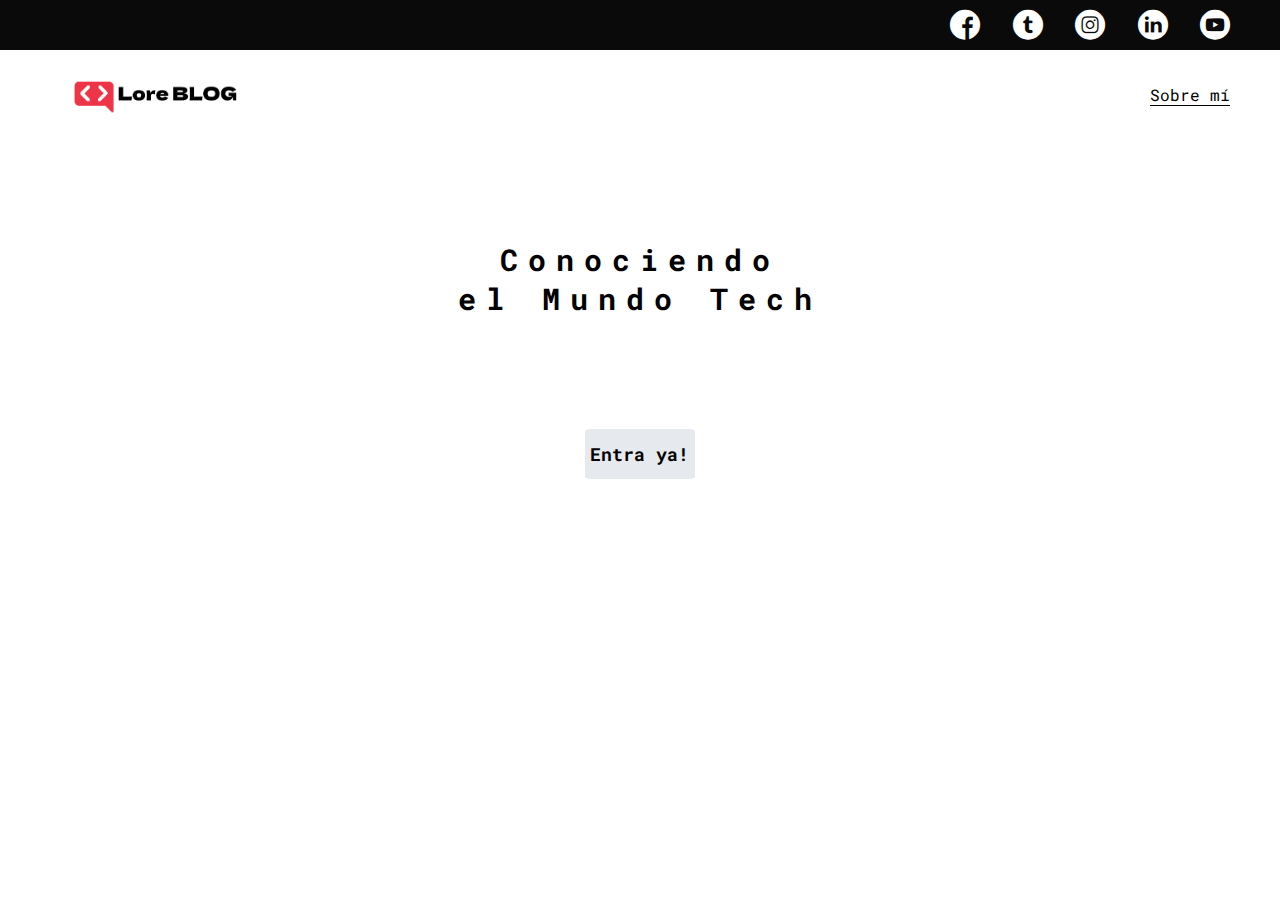
<file: index.html>
<!DOCTYPE html>
<html lang="en">
  <head>
    <meta charset="UTF-8" />
    <meta name="viewport" content="width=device-width, initial-scale=1.0" />
    <link
      rel="shortcut icon"
      href="https://raw.githubusercontent.com/lorecarreno/project-Make-your-own-website/main/img/favicon.ico"
      type="image/x-icon"
    />

    <link
      rel="icon"
      href="https://raw.githubusercontent.com/lorecarreno/project-Make-your-own-website/main/img/favicon.ico"
      type="image/x-icon"
    />
    <meta http-equiv="X-UA-Compatible" content="ie=edge" />
    <title>Lorena's Blog</title>
    <link rel="stylesheet" href="css/main.css" />
    <link rel="stylesheet" href="css/font/flaticon.css" />
    <link rel="stylesheet" href="css/media-queries.css" />
    <link rel="shortcut icon" type="image/png" href="img/favicon.png" />
  </head>
  <body>
    <header>
      <section class="header-icons-container">
        <div class="icons">
          <a href="https://web.facebook.com/profile.php?id=100088411070602/"
            ><span class="flaticon-001-facebook"></span
          ></a>
          <a href="https://twitter.com/LoreCarreno33/"
            ><span class="flaticon-002-twitter"></span
          ></a>
          <a href="https://www.instagram.com/loretech33/"
            ><span class="flaticon-011-instagram"></span
          ></a>
          <a href="/"><span class="flaticon-010-linkedin"></span></a>
          <a href="https://www.youtube.com/@lore-Tech/"
            ><span class="flaticon-008-youtube"></span
          ></a>
        </div>
      </section>
      <nav>
        <section class="nav-logo-container">
          <a href="https://lorecarreno.github.io/myBlog/"
            ><img src="assets/img/Logo-negro.png" alt="Logo de mi blog" />
          </a>
        </section>
        <section class="profile-link">
          <a href="perfil.html">Sobre mí</a>
        </section>
      </nav>
    </header>
    <main class="home-main">
      <section>
        <h1 class="home-main-text">
          Conociendo <br />
          el Mundo Tech
        </h1>
        <a class="home-main-button" href="blogs.html">Entra ya!</a>
      </section>
    </main>
  </body>
</html>
</file>
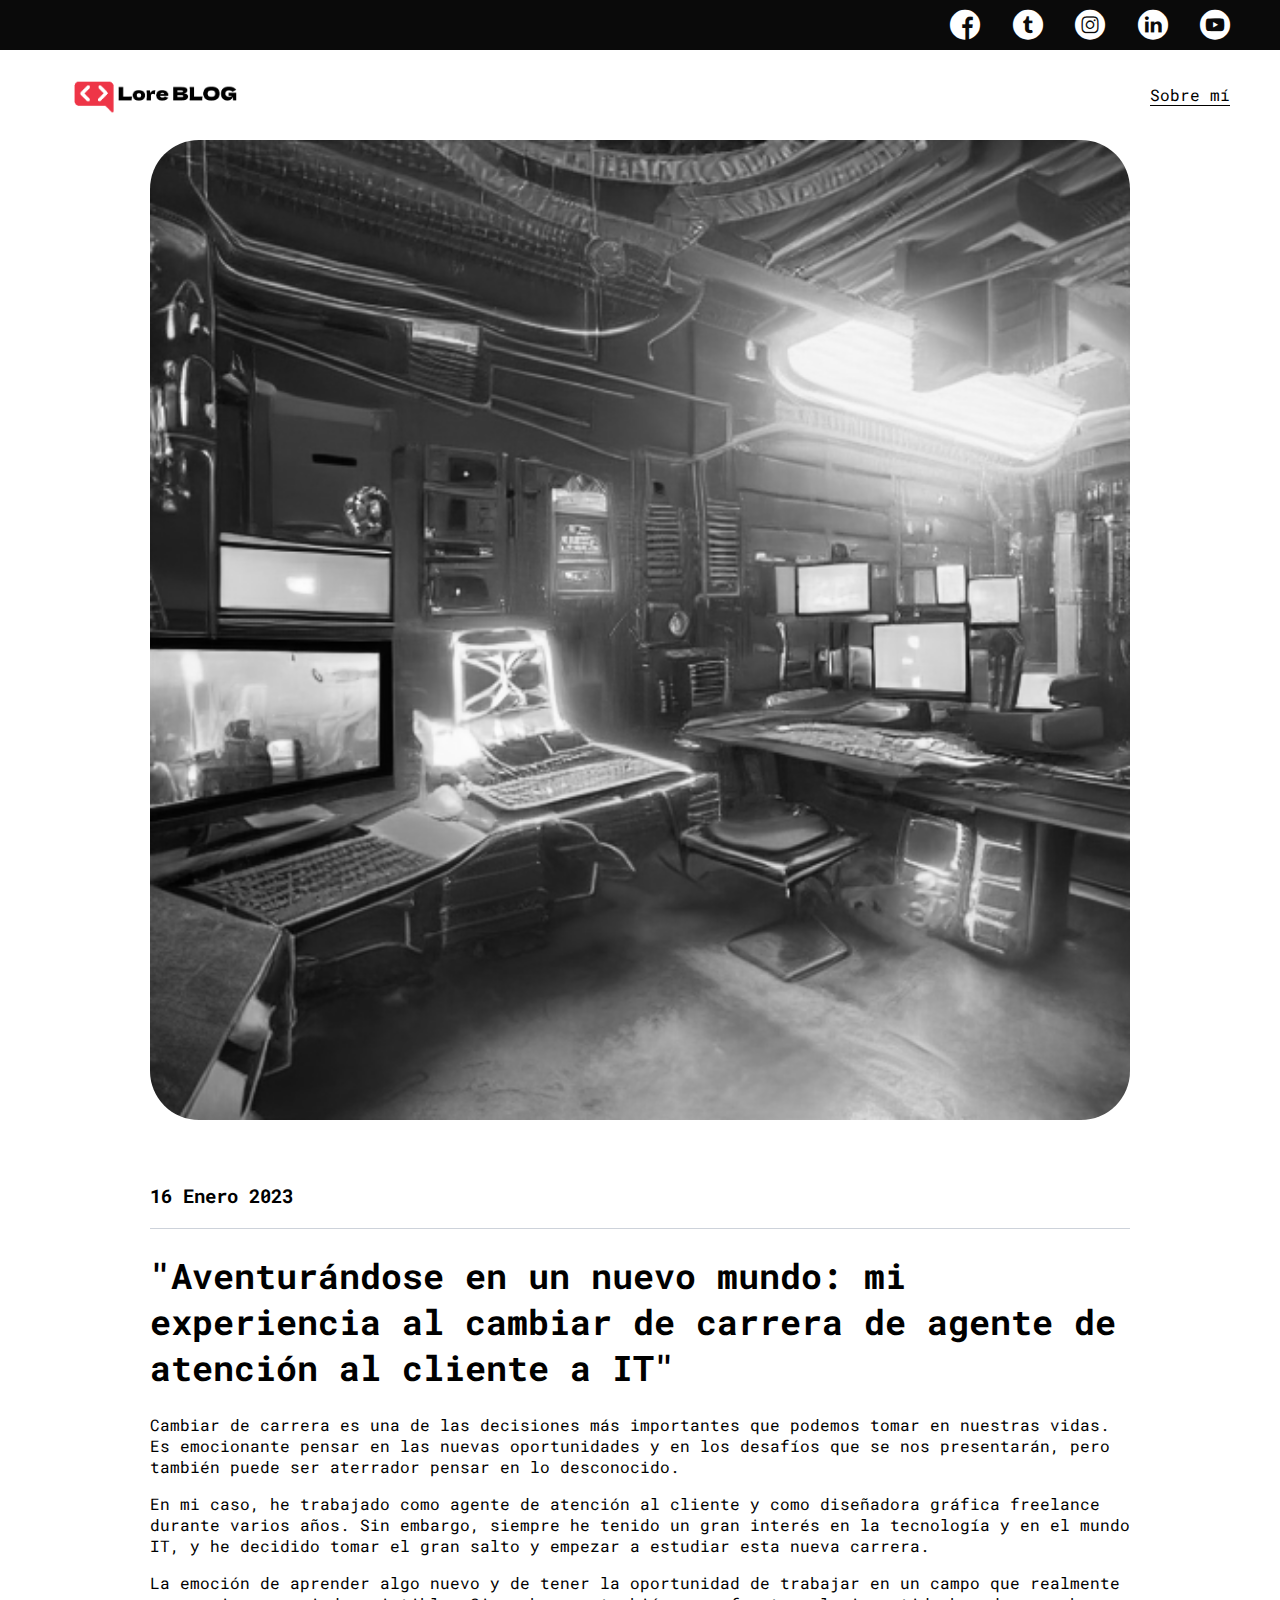
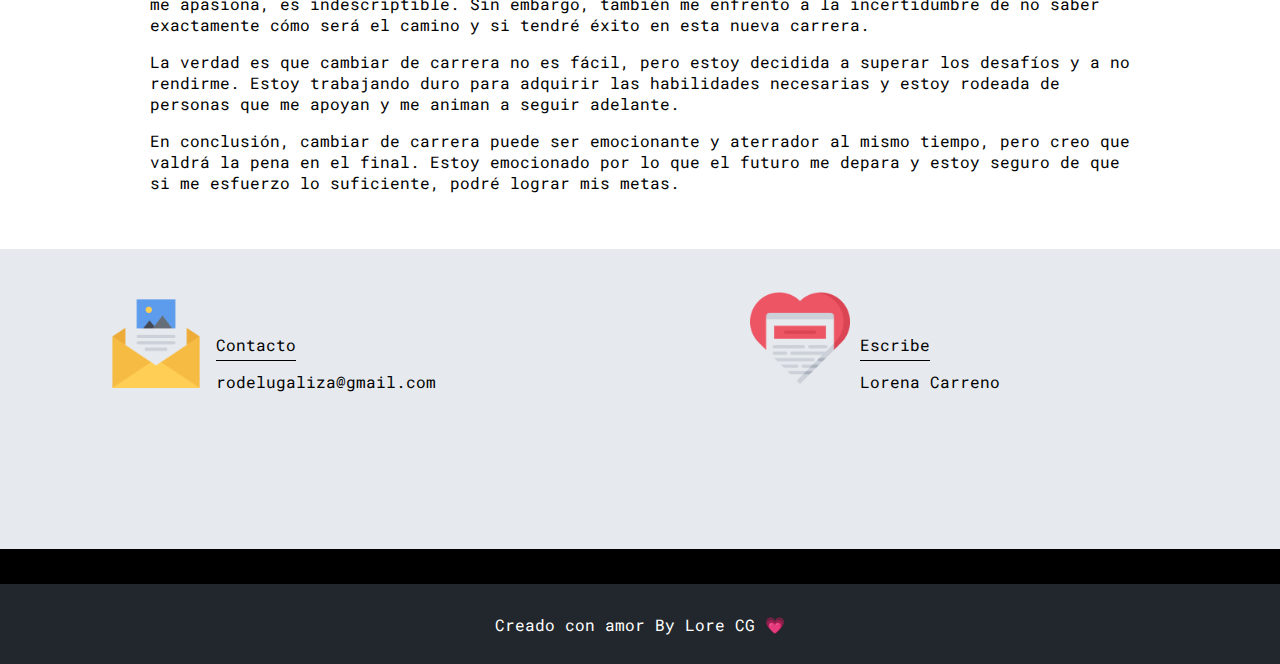
<file: 1-aventuraIT.html>
<!DOCTYPE html>
<html lang="en">

<head>
    <meta charset="UTF-8">
    <meta name="viewport" content="width=device-width, initial-scale=1.0">
    <link rel="shortcut icon"
        href="https://raw.githubusercontent.com/lorecarreno/project-Make-your-own-website/main/img/favicon.ico"
        type="image/x-icon" />

    <link rel="icon"
        href="https://raw.githubusercontent.com/lorecarreno/project-Make-your-own-website/main/img/favicon.ico"
        type="image/x-icon" />
    <meta http-equiv="X-UA-Compatible" content="ie=edge">
    <title>Lorena's Blog</title>
    <link rel="stylesheet" href="css/main.css">
    <link rel="stylesheet" href="css/font/flaticon.css">
    <link rel="stylesheet" href="css/media-queries.css">
</head>

<body>
    <header>
        <section class="header-icons-container">
            <div class="icons">
                <a href="https://web.facebook.com/profile.php?id=100088411070602/"><span
                        class="flaticon-001-facebook"></span></a>
                <a href="https://twitter.com/LoreCarreno33/"><span class="flaticon-002-twitter"></span></a>
                <a href="https://www.instagram.com/loretech33/"><span class="flaticon-011-instagram"></span></a>
                <a href="/"><span class="flaticon-010-linkedin"></span></a>
                <a href="https://www.youtube.com/@lore-Tech/"><span class="flaticon-008-youtube"></span></a>
            </div>
        </section>
        <nav>
            <section class="nav-logo-container">
                <a href="https://lorecarreno.github.io/myBlog/blogs"><img src="assets/img/Logo-negro.png"
                        alt="Logo de mi blog"> </a>
            </section>
            <section class="profile-link">
                <a href="https://lorecarreno.github.io/myBlog/perfil.html">Sobre mí</a>
            </section>
        </nav>
    </header>
    <main>
        <section class="grid-container blogpost-img-container">
            <img class="pic" src="assets/img/main.png" alt="img-it">
        </section>
        <section class="blogpost-main-container">
            <div class="grid-container">
                <h3>16 Enero 2023</h3>
                <article>
                    <h1>"Aventurándose en un nuevo mundo: mi experiencia al cambiar de carrera de agente de atención al
                        cliente a IT"</h1>
                    <p>Cambiar de carrera es una de las decisiones más importantes que podemos tomar en nuestras vidas.
                        Es emocionante pensar
                        en las nuevas oportunidades y en los desafíos que se nos presentarán, pero también puede ser
                        aterrador pensar en lo
                        desconocido.
                    </p>
                    <p>En mi caso, he trabajado como agente de atención al cliente y como diseñadora gráfica freelance
                        durante varios años. Sin
                        embargo, siempre he tenido un gran interés en la tecnología y en el mundo IT, y he decidido
                        tomar el gran salto y
                        empezar a estudiar esta nueva carrera.</p>
                    <p>La emoción de aprender algo nuevo y de tener la oportunidad de trabajar en un campo que realmente
                        me apasiona, es
                        indescriptible. Sin embargo, también me enfrento a la incertidumbre de no saber exactamente cómo
                        será el camino y si
                        tendré éxito en esta nueva carrera.</p>
                    <p>La verdad es que cambiar de carrera no es fácil, pero estoy decidida a superar los desafíos y a
                        no rendirme. Estoy
                        trabajando duro para adquirir las habilidades necesarias y estoy rodeada de personas que me
                        apoyan y me animan a seguir
                        adelante.
                    </p>
                    <p>En conclusión, cambiar de carrera puede ser emocionante y aterrador al mismo tiempo, pero creo
                        que valdrá la pena en el
                        final. Estoy emocionado por lo que el futuro me depara y estoy seguro de que si me esfuerzo lo
                        suficiente, podré lograr
                        mis metas.</p>
                </article>
            </div>
        </section>
        <section class="contact-main-container">
            <div>
                <img src="assets/img/013-newsletter.png" alt="">
                <div class="contact-left">
                    <a href="https://lorecarreno.github.io/myBlog/form.html">Contacto</a>
                    <p>rodelugaliza@gmail.com</p>
                </div>
            </div>
            <div>
                <img src="assets/img/006-like.png" alt="">
                <div class="contact-right">
                    <a href="https://lorecarreno.github.io/myBlog/form.html">Escribe</a>
                    <p>Lorena Carreno</p>
                </div>
            </div>
        </section>
    </main>
    <footer>
        <p>Creado con amor By Lore CG 💗</>
    </footer>
</body>

</html>
</file>
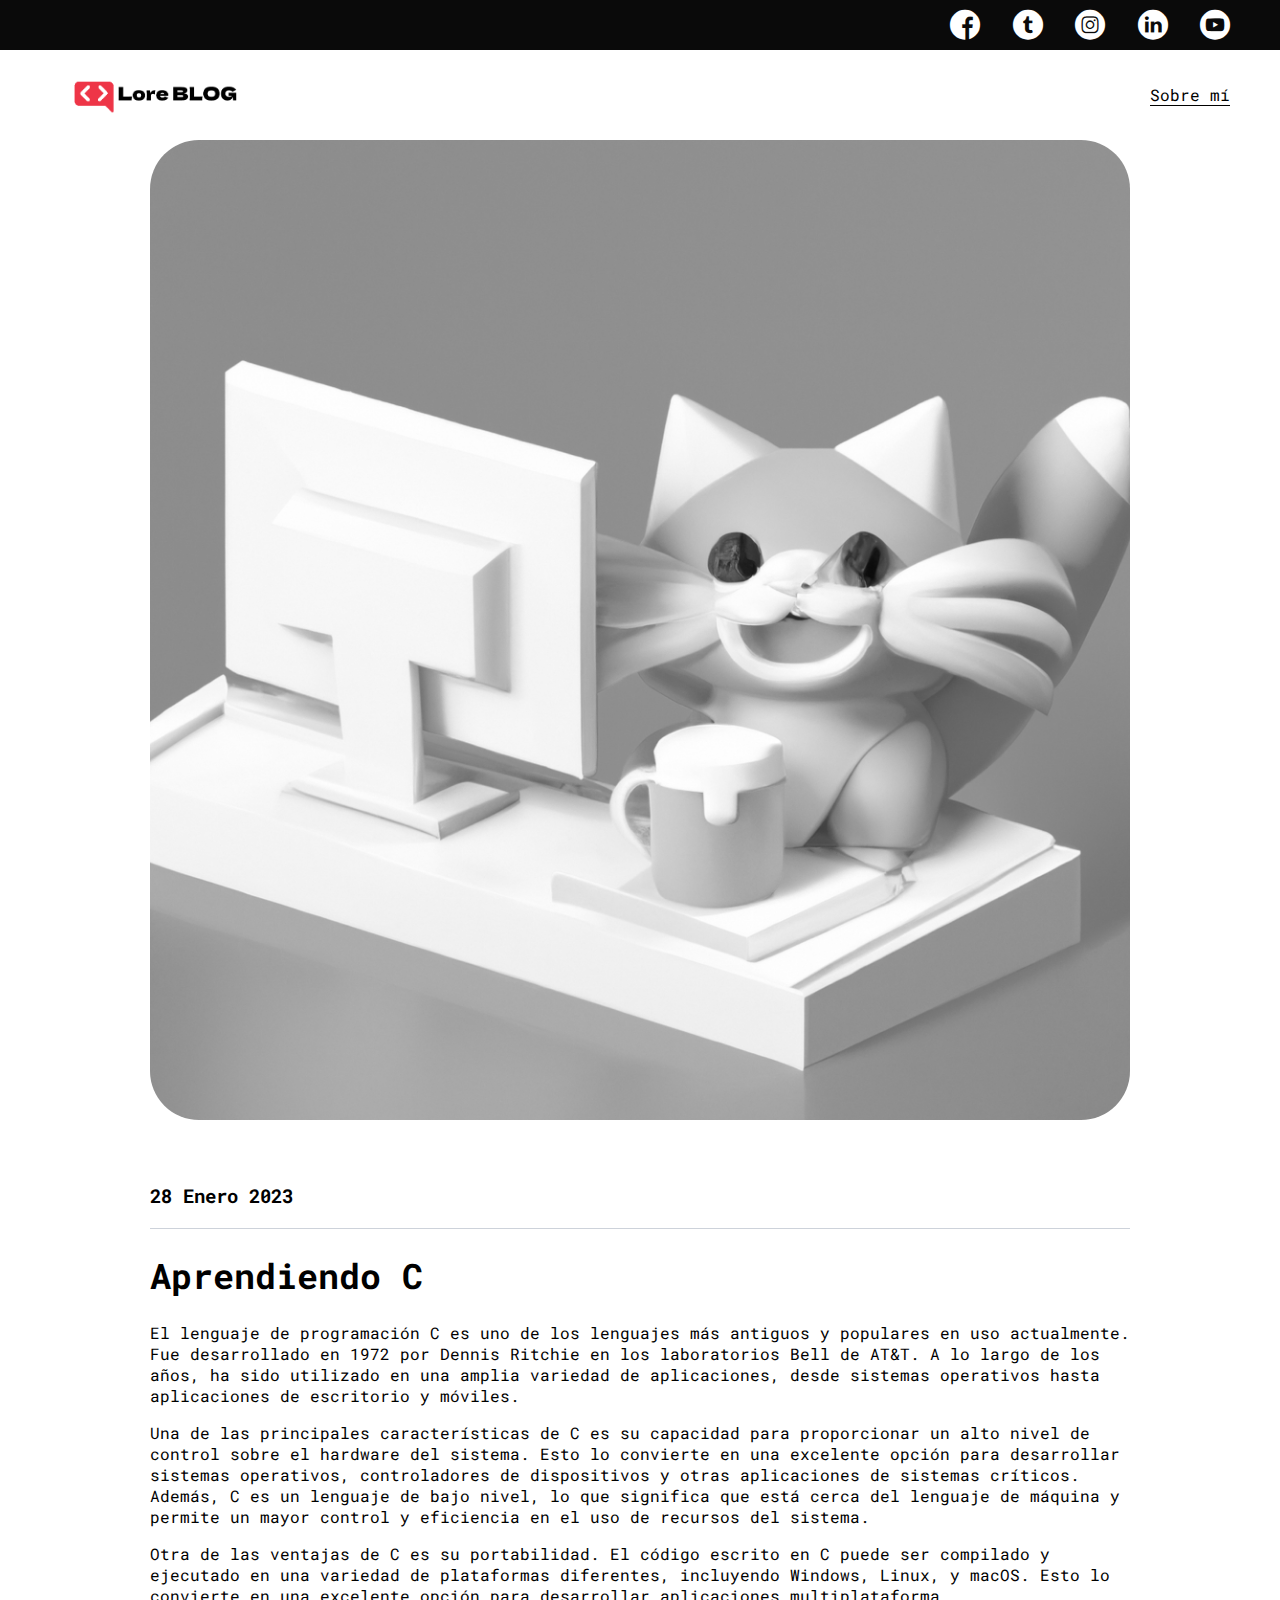
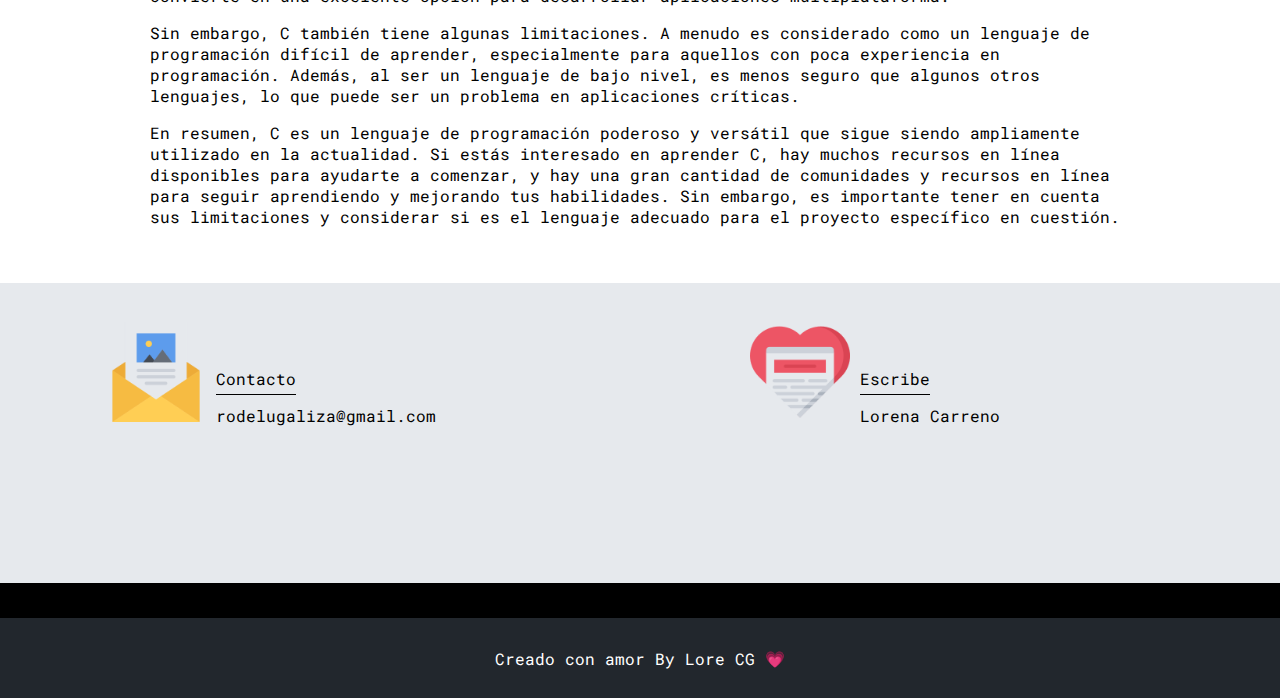
<file: 2-aprendiendo_C.html>
<!DOCTYPE html>
<html lang="en">

<head>
    <meta charset="UTF-8">
    <meta name="viewport" content="width=device-width, initial-scale=1.0">
    <link rel="shortcut icon"
        href="https://raw.githubusercontent.com/lorecarreno/project-Make-your-own-website/main/img/favicon.ico"
        type="image/x-icon" />

    <link rel="icon"
        href="https://raw.githubusercontent.com/lorecarreno/project-Make-your-own-website/main/img/favicon.ico"
        type="image/x-icon" />
    <meta http-equiv="X-UA-Compatible" content="ie=edge">
    <title>Lorena's Blog</title>
    <link rel="stylesheet" href="css/main.css">
    <link rel="stylesheet" href="css/font/flaticon.css">
    <link rel="stylesheet" href="css/media-queries.css">
</head>

<body>
    <header>
        <section class="header-icons-container">
            <div class="icons">
                <a href="https://web.facebook.com/profile.php?id=100088411070602/"><span
                        class="flaticon-001-facebook"></span></a>
                <a href="https://twitter.com/LoreCarreno33/"><span class="flaticon-002-twitter"></span></a>
                <a href="https://www.instagram.com/loretech33/"><span class="flaticon-011-instagram"></span></a>
                <a href="/"><span class="flaticon-010-linkedin"></span></a>
                <a href="https://www.youtube.com/@lore-Tech/"><span class="flaticon-008-youtube"></span></a>
            </div>
        </section>
        <nav>
            <section class="nav-logo-container">
                <a href="https://lorecarreno.github.io/myBlog/blogs"><img src="assets/img/Logo-negro.png"
                        alt="Logo de mi blog"> </a>
            </section>
            <section class="profile-link">
                <a href="https://lorecarreno.github.io/myBlog/perfil.html">Sobre mí</a>
            </section>
        </nav>
    </header>
    <main>
        <section class="grid-container blogpost-img-container">
            <img class="pic" src="assets/img/learning.png" alt="imagen aprendiendo C">
        </section>
        <section class="blogpost-main-container">
            <div class="grid-container">
                <h3>28 Enero 2023</h3>
                <article>
                    <h1>Aprendiendo C</h1>
                    <p>El lenguaje de programación C es uno de los lenguajes más antiguos y populares en uso
                        actualmente. Fue desarrollado en
                        1972 por Dennis Ritchie en los laboratorios Bell de AT&T. A lo largo de los años, ha sido
                        utilizado en una amplia
                        variedad de aplicaciones, desde sistemas operativos hasta aplicaciones de escritorio y móviles.
                    </p>
                    <p>Una de las principales características de C es su capacidad para proporcionar un alto nivel de
                        control sobre el hardware
                        del sistema. Esto lo convierte en una excelente opción para desarrollar sistemas operativos,
                        controladores de
                        dispositivos y otras aplicaciones de sistemas críticos. Además, C es un lenguaje de bajo nivel,
                        lo que significa que
                        está cerca del lenguaje de máquina y permite un mayor control y eficiencia en el uso de recursos
                        del sistema.</p>
                    <p>Otra de las ventajas de C es su portabilidad. El código escrito en C puede ser compilado y
                        ejecutado en una variedad de
                        plataformas diferentes, incluyendo Windows, Linux, y macOS. Esto lo convierte en una excelente
                        opción para desarrollar
                        aplicaciones multiplataforma.</p>
                    <p>Sin embargo, C también tiene algunas limitaciones. A menudo es considerado como un lenguaje de
                        programación difícil de
                        aprender, especialmente para aquellos con poca experiencia en programación. Además, al ser un
                        lenguaje de bajo nivel, es
                        menos seguro que algunos otros lenguajes, lo que puede ser un problema en aplicaciones críticas.
                    </p>
                    <p>En resumen, C es un lenguaje de programación poderoso y versátil que sigue siendo ampliamente
                        utilizado en la
                        actualidad. Si estás interesado en aprender C, hay muchos recursos en línea disponibles para
                        ayudarte a comenzar, y hay
                        una gran cantidad de comunidades y recursos en línea para seguir aprendiendo y mejorando tus
                        habilidades. Sin embargo,
                        es importante tener en cuenta sus limitaciones y considerar si es el lenguaje adecuado para el
                        proyecto específico en
                        cuestión.</p>
                </article>
            </div>
        </section>
        <section class="contact-main-container">
            <div>
                <img src="assets/img/013-newsletter.png" alt="">
                <div class="contact-left">
                    <a href="https://lorecarreno.github.io/myBlog/form.html">Contacto</a>
                    <p>rodelugaliza@gmail.com</p>
                </div>
            </div>
            <div>
                <img src="assets/img/006-like.png" alt="">
                <div class="contact-right">
                    <a href="https://lorecarreno.github.io/myBlog/form.html">Escribe</a>
                    <p>Lorena Carreno</p>
                </div>
            </div>
        </section>
    </main>
    <footer>
        <p>Creado con amor By Lore CG 💗</>
    </footer>
</body>

</html>
</file>
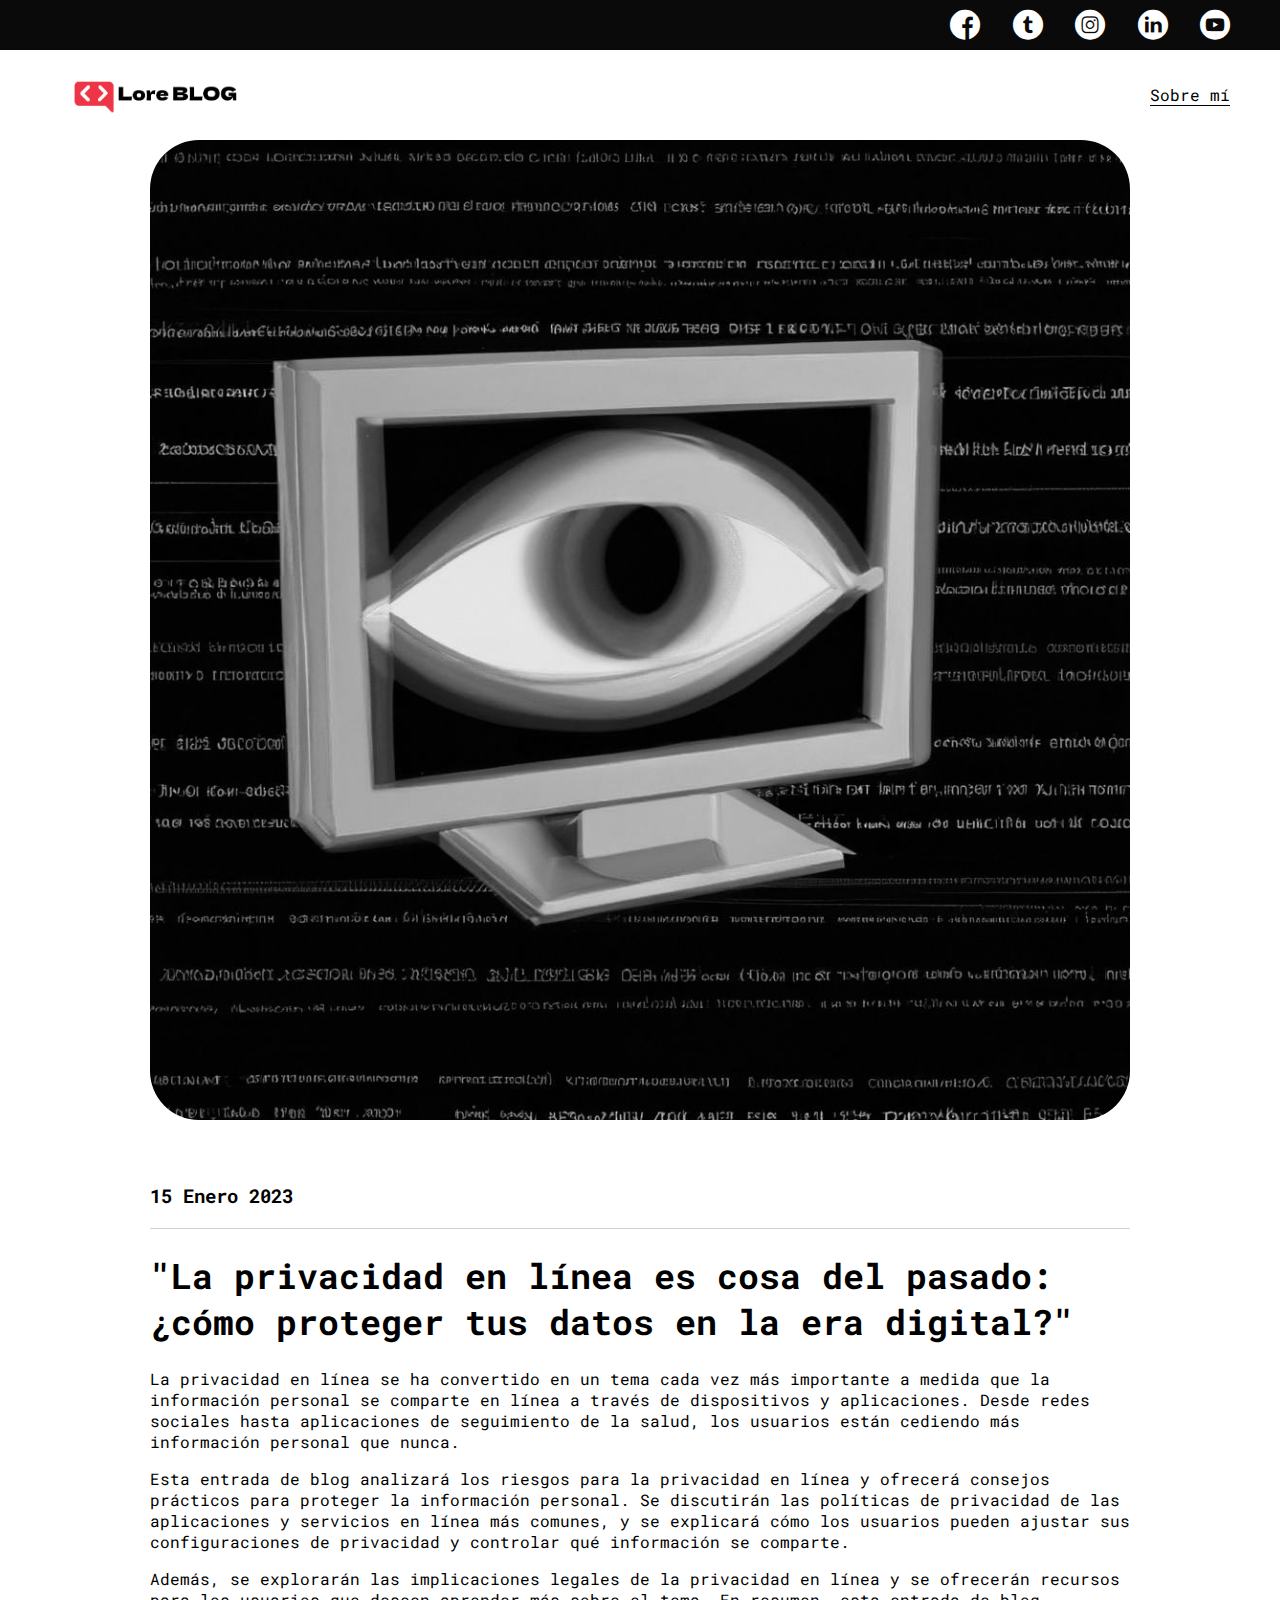
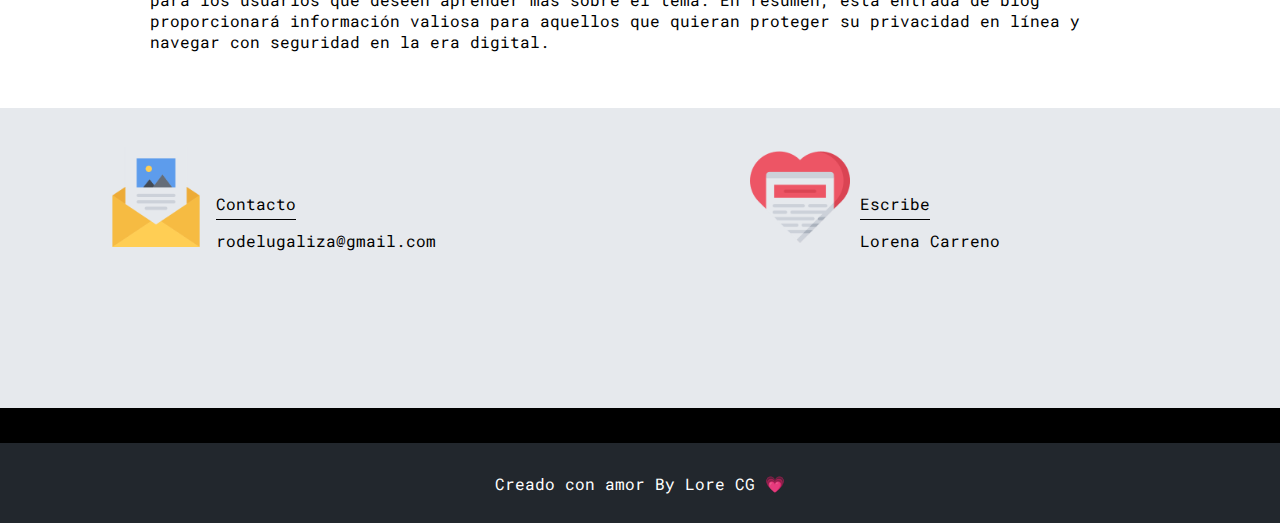
<file: 5-privacidad-en-linea.html>
<!DOCTYPE html>
<html lang="en">
  <head>
    <meta charset="UTF-8" />
    <meta name="viewport" content="width=device-width, initial-scale=1.0" />
    <link
      rel="shortcut icon"
      href="https://raw.githubusercontent.com/lorecarreno/project-Make-your-own-website/main/img/favicon.ico"
      type="image/x-icon"
    />

    <link
      rel="icon"
      href="https://raw.githubusercontent.com/lorecarreno/project-Make-your-own-website/main/img/favicon.ico"
      type="image/x-icon"
    />
    <meta http-equiv="X-UA-Compatible" content="ie=edge" />
    <title>Lorena's Blog</title>
    <link rel="stylesheet" href="css/main.css" />
    <link rel="stylesheet" href="css/font/flaticon.css" />
    <link rel="stylesheet" href="css/media-queries.css" />
  </head>

  <body>
    <header>
      <section class="header-icons-container">
        <div class="icons">
          <a href="https://web.facebook.com/profile.php?id=100088411070602/"
            ><span class="flaticon-001-facebook"></span
          ></a>
          <a href="https://twitter.com/LoreCarreno33/"
            ><span class="flaticon-002-twitter"></span
          ></a>
          <a href="https://www.instagram.com/loretech33/"
            ><span class="flaticon-011-instagram"></span
          ></a>
          <a href="/"><span class="flaticon-010-linkedin"></span></a>
          <a href="https://www.youtube.com/@lore-Tech/"
            ><span class="flaticon-008-youtube"></span
          ></a>
        </div>
      </section>
      <nav>
        <section class="nav-logo-container">
          <a href="https://lorecarreno.github.io/myBlog/blogs"
            ><img src="assets/img/Logo-negro.png" alt="Logo de mi blog" />
          </a>
        </section>
        <section class="profile-link">
          <a href="https://lorecarreno.github.io/myBlog/perfil.html"
            >Sobre mí</a
          >
        </section>
      </nav>
    </header>
    <main>
      <section class="grid-container blogpost-img-container">
        <img class="pic" src="assets/img/privacidad.jpeg" alt="imag-ai" />
      </section>
      <section class="blogpost-main-container">
        <div class="grid-container">
          <h3>15 Enero 2023</h3>
          <article>
            <h1>
              "La privacidad en línea es cosa del pasado: ¿cómo proteger tus
              datos en la era digital?"
            </h1>
            <p>
              La privacidad en línea se ha convertido en un tema cada vez más
              importante a medida que la información personal se comparte en
              línea a través de dispositivos y aplicaciones. Desde redes
              sociales hasta aplicaciones de seguimiento de la salud, los
              usuarios están cediendo más información personal que nunca.
            </p>
            <p>
              Esta entrada de blog analizará los riesgos para la privacidad en
              línea y ofrecerá consejos prácticos para proteger la información
              personal. Se discutirán las políticas de privacidad de las
              aplicaciones y servicios en línea más comunes, y se explicará cómo
              los usuarios pueden ajustar sus configuraciones de privacidad y
              controlar qué información se comparte.
            </p>
            <p>
              Además, se explorarán las implicaciones legales de la privacidad
              en línea y se ofrecerán recursos para los usuarios que deseen
              aprender más sobre el tema. En resumen, esta entrada de blog
              proporcionará información valiosa para aquellos que quieran
              proteger su privacidad en línea y navegar con seguridad en la era
              digital.
            </p>
          </article>
        </div>
      </section>
      <section class="contact-main-container">
        <div>
          <img src="assets/img/013-newsletter.png" alt="heart" />
          <div class="contact-left">
            <a href="https://lorecarreno.github.io/myBlog/form.html"
              >Contacto</a
            >
            <p>rodelugaliza@gmail.com</p>
          </div>
        </div>
        <div>
          <img src="assets/img/006-like.png" alt="like" />
          <div class="contact-right">
            <a href="https://lorecarreno.github.io/myBlog/form.html">Escribe</a>
            <p>Lorena Carreno</p>
          </div>
        </div>
      </section>
    </main>
    <footer>
      <p>Creado con amor By Lore CG 💗</p>
    </footer>
  </body>
</html>
</file>
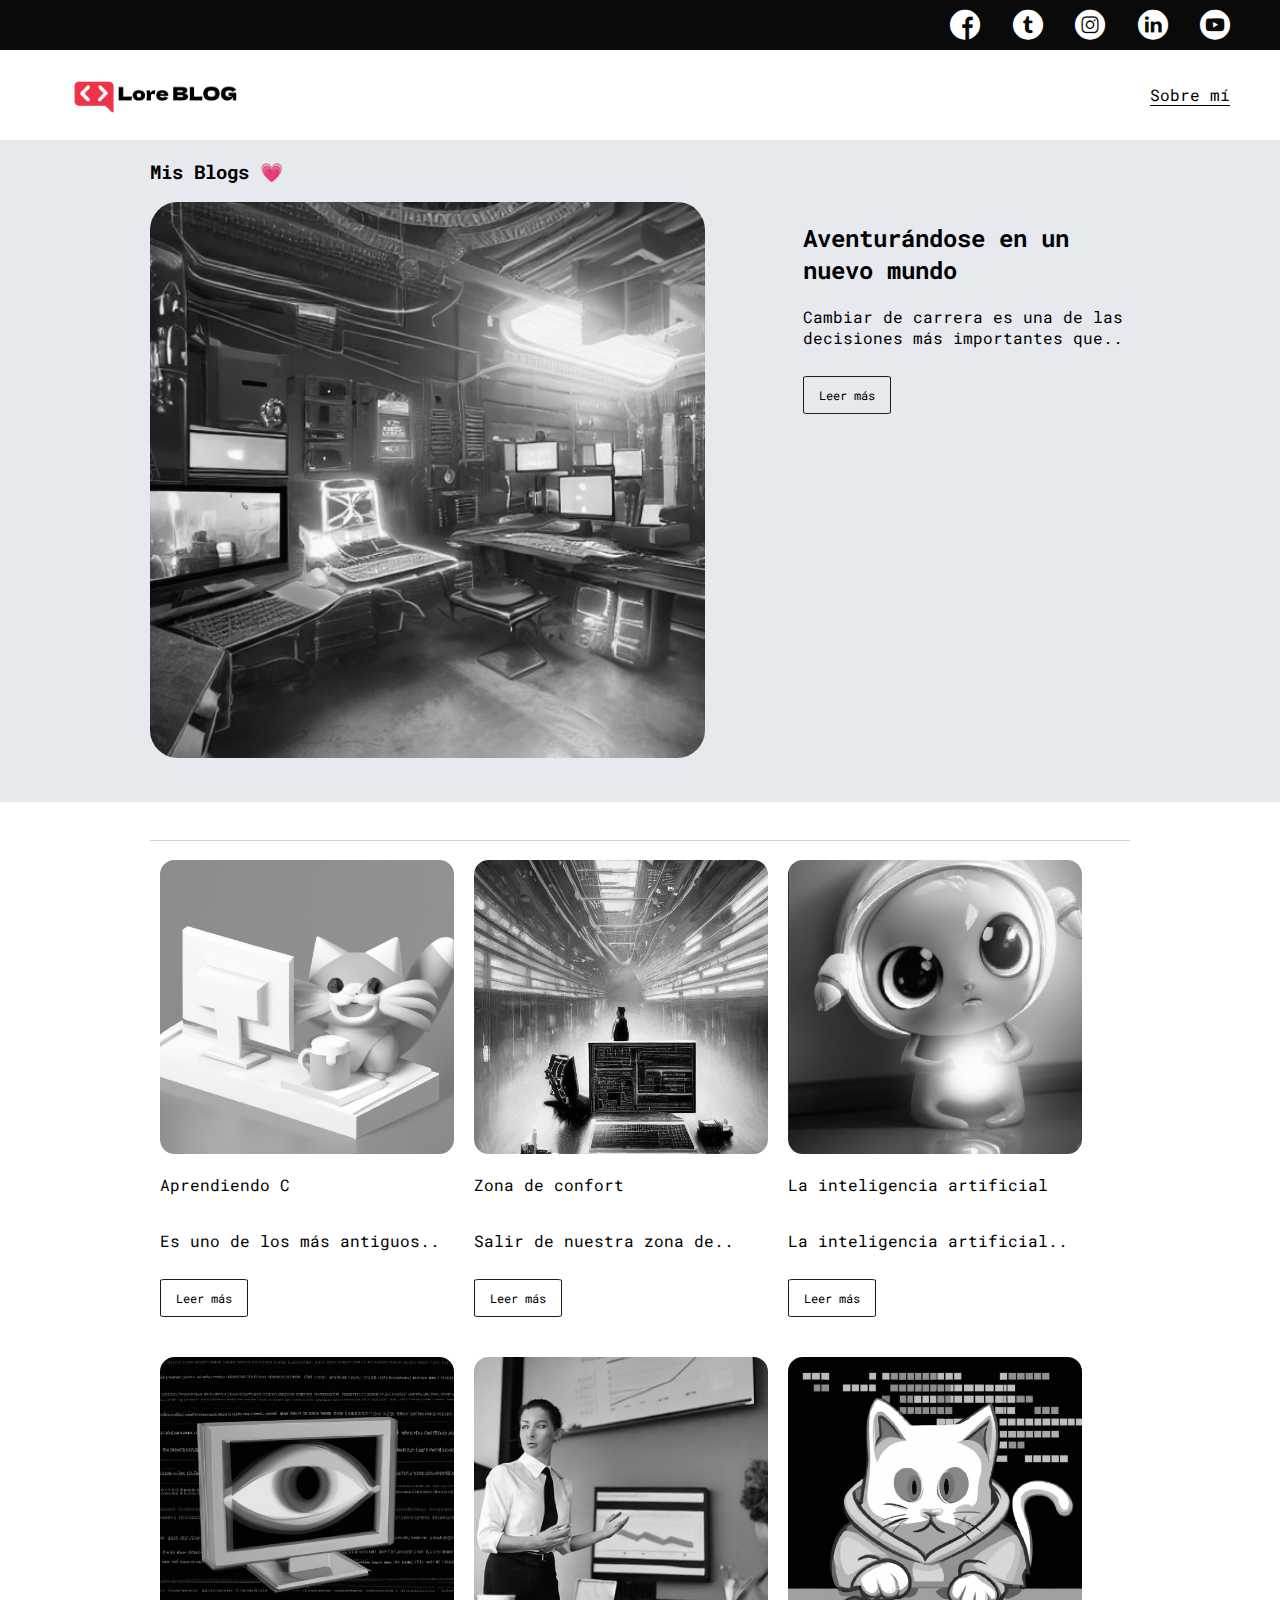
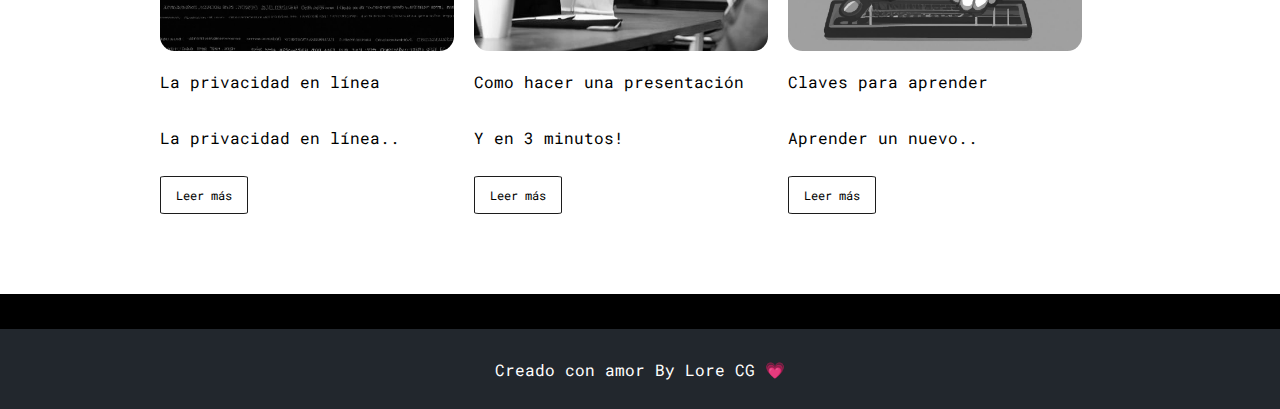
<file: blogs.html>
<!DOCTYPE html>
<html lang="en">

<head>
  <meta charset="UTF-8" />
  <meta name="viewport" content="width=device-width, initial-scale=1.0" />
  <link rel="shortcut icon"
    href="https://raw.githubusercontent.com/lorecarreno/project-Make-your-own-website/main/img/favicon.ico"
    type="image/x-icon" />

  <link rel="icon"
    href="https://raw.githubusercontent.com/lorecarreno/project-Make-your-own-website/main/img/favicon.ico"
    type="image/x-icon" />
  <meta http-equiv="X-UA-Compatible" content="ie=edge" />
  <title>Lorena's Blog</title>
  <link rel="stylesheet" href="css/main.css" />
  <link rel="stylesheet" href="css/font/flaticon.css" />
  <link rel="stylesheet" href="css/media-queries.css" />
</head>

<body>
  <header>
    <section class="header-icons-container">
      <div class="icons">
        <a href="https://web.facebook.com/profile.php?id=100088411070602/"><span
            class="flaticon-001-facebook"></span></a>
        <a href="https://twitter.com/LoreCarreno33/"><span class="flaticon-002-twitter"></span></a>
        <a href="https://www.instagram.com/loretech33/"><span class="flaticon-011-instagram"></span></a>
        <a href="/"><span class="flaticon-010-linkedin"></span></a>
        <a href="https://www.youtube.com/@lore-Tech/"><span class="flaticon-008-youtube"></span></a>
      </div>
    </section>
    <nav>
      <section class="nav-logo-container">
        <a href="https://lorecarreno.github.io/myBlog/"><img src="assets/img/Logo-negro.png" alt="Logo de mi blog" />
        </a>
      </section>
      <section class="profile-link">
        <a href="perfil.html">Sobre mí</a>
      </section>
    </nav>
  </header>
  <main class="blogs-main">
    <section class="blogs-news-container">
      <div class="grid-container blogs-main-new">
        <h3>Mis Blogs 💗</h3>
        <div class="blogs-news-img-container">
          <img class="pic" src="assets/img/main.png" alt="img-main" />
        </div>
        <div class="blogs-news-info-container">
          <h2>
            Aventurándose en un nuevo mundo
          </h2>
          <p>
            Cambiar de carrera es una de las decisiones más importantes que..
          </p>
          <a href="https://lorecarreno.github.io/myBlog/1-aventuraIT" class="blogs-button">Leer más</a>
        </div>
      </div>
    </section>
    <section class="blogs-posts-container">
      <div class="grid-container">
        <h3></h3>
        <article class="post-container">
          <img class="pic" src="assets/img/learning.png" alt="learning C image" />
          <p>
            Aprendiendo C</p>
          <p>Es uno de los más antiguos..</p>
          <a href="https://lorecarreno.github.io/myBlog/2-aprendiendo_C.html" class="blogs-button">Leer más</a>
        </article>
        <article class="post-container">
          <img class="pic" src="assets/img/zona-confort.jpeg" alt="img-zona-confort" />
          <p>Zona de confort</p>
          <p>
            Salir de nuestra zona de..
          </p>
          <a href="https://lorecarreno.github.io/myBlog/3-la_zona_de_confort.html" class="blogs-button">Leer más</a>
        </article>
        <article class="post-container">
          <img class="pic" src="assets/img/ai.jpg" alt="img-ai" />
          <p>
            La inteligencia artificial</p>
          <p>La inteligencia artificial..</p>
          <a href="https://lorecarreno.github.io/myBlog/4-amenaza-o-ventaja.html" class="blogs-button">Leer más</a>
        </article>
        <article class="post-container">
          <img class="pic" src="assets/img/privacidad.jpeg" alt="img-privacidad" />
          <p>La privacidad en línea</p>
          <p>La privacidad en línea..</p>
          <a href="https://lorecarreno.github.io/myBlog/5-privacidad-en-linea.html" class="blogs-button">Leer más</a>
        </article>
        <article class="post-container">
          <img class="pic" src="assets/img/presentacion.jpg" alt="img-presentacion" />
          <p>
            Como hacer una presentación<noframes></noframes>
          </p>
          <p>
            Y en 3 minutos!
          </p>
          <a href="https://lorecarreno.github.io/myBlog/6-claves-presentacion-3-minutos-ingles.html"
            class="blogs-button">Leer más</a>
        </article>
        <article class="post-container">
          <img class="pic" src="assets/img/post1.jpg" alt="img-post1" />
          <p>Claves para aprender</p>
          <p>Aprender un nuevo..</p>
          <a href="https://lorecarreno.github.io/myBlog/7-claves-aprendizaje.html" class="blogs-button">Leer más</a>
        </article>
      </div>
    </section>
  </main>
  <footer>
    <p>Creado con amor By Lore CG 💗</p>
  </footer>
</body>

</html>
</file>
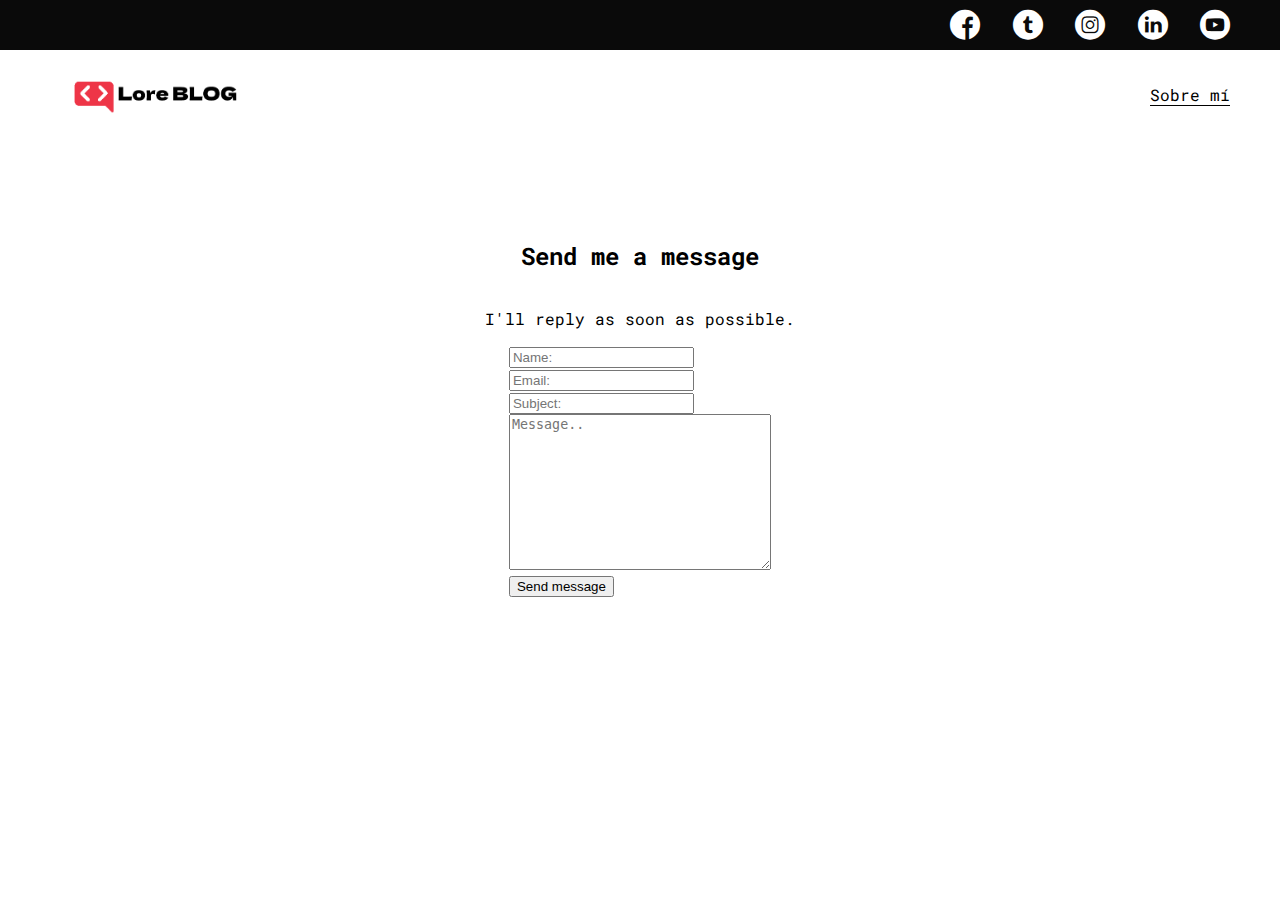
<file: form.html>
<!DOCTYPE html>
<html lang="en">
  <head>
    <meta charset="UTF-8" />
    <meta name="viewport" content="width=device-width, initial-scale=1.0" />
    <link
      rel="shortcut icon"
      href="https://raw.githubusercontent.com/lorecarreno/project-Make-your-own-website/main/img/favicon.ico"
      type="image/x-icon"
    />

    <link
      rel="icon"
      href="https://raw.githubusercontent.com/lorecarreno/project-Make-your-own-website/main/img/favicon.ico"
      type="image/x-icon"
    />
    <meta http-equiv="X-UA-Compatible" content="ie=edge" />
    <title>Lorena's Blog</title>
    <link rel="stylesheet" href="css/main.css" />
    <link rel="stylesheet" href="css/font/flaticon.css" />
    <link rel="stylesheet" href="css/media-queries.css" />
    <link rel="shortcut icon" type="image/png" href="img/favicon.png" />
  </head>

  <body>
    <header>
      <section class="header-icons-container">
        <div class="icons">
          <a href="https://web.facebook.com/profile.php?id=100088411070602/"
            ><span class="flaticon-001-facebook"></span
          ></a>
          <a href="https://twitter.com/LoreCarreno33/"
            ><span class="flaticon-002-twitter"></span
          ></a>
          <a href="https://www.instagram.com/loretech33/"
            ><span class="flaticon-011-instagram"></span
          ></a>
          <a href="/"><span class="flaticon-010-linkedin"></span></a>
          <a href="https://www.youtube.com/@lore-Tech/"
            ><span class="flaticon-008-youtube"></span
          ></a>
        </div>
      </section>
      <nav>
        <section class="nav-logo-container">
          <a href="https://lorecarreno.github.io/myBlog/"
            ><img src="assets/img/Logo-negro.png" alt="Logo de mi blog" />
          </a>
        </section>
        <section class="profile-link">
          <a href="perfil.html">Sobre mí</a>
        </section>
      </nav>
    </header>
    <main class="home-main">
      <!-- contact form -->
      <section class="contact">
        <h2>Send me a message</h2>
        <p>I'll reply as soon as possible.</p>

        <form action="https://formspree.io/f/xoqbgyzk" method="POST">
          <div class="field name">
            <input type="text" placeholder="Name:" name="name" required />
          </div>

          <input
            type="email"
            class="form__input"
            placeholder="Email:"
            name="_replyto"
            required
          />

          <div class="field">
            <input type="text" placeholder="Subject:" required />
          </div>

          <div class="field textarea">
            <textarea
              name="message"
              cols="30"
              rows="10"
              placeholder="Message.."
              required
            ></textarea>
          </div>

          <button type="submit">Send message</button>
        </form>
      </section>
    </main>
  </body>
</html>
</file>
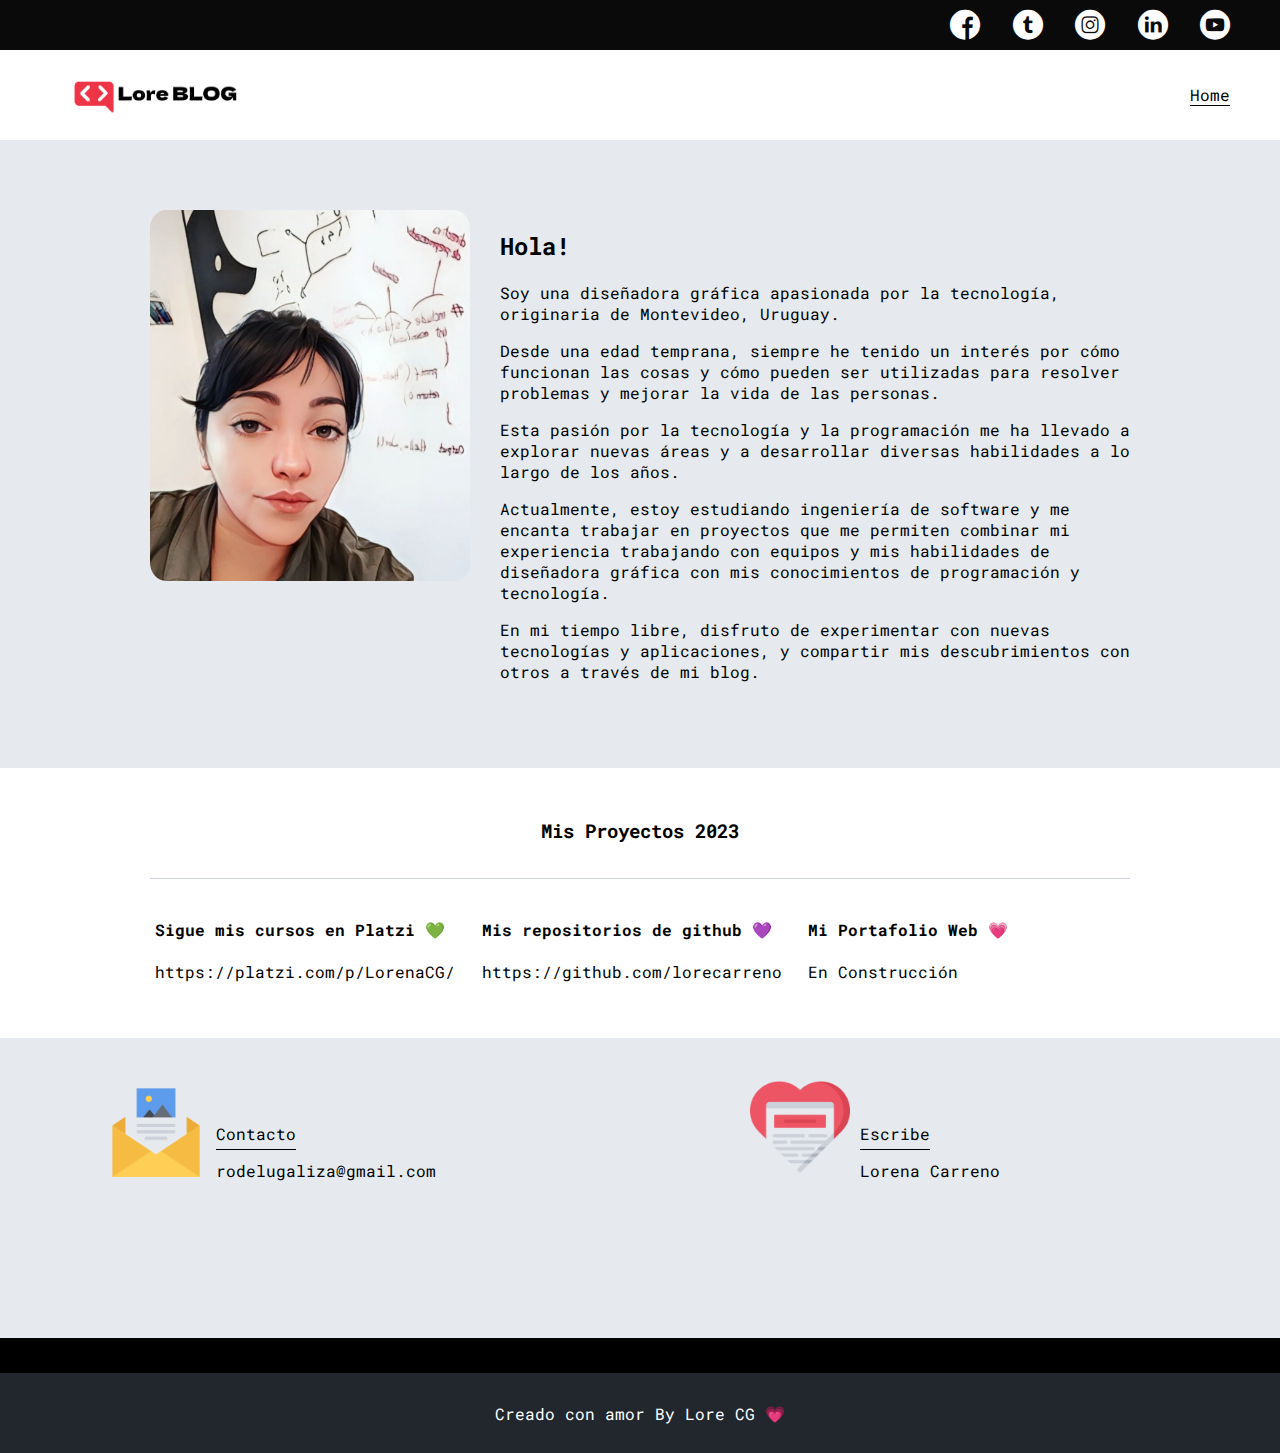
<file: perfil.html>
<!DOCTYPE html>
<html lang="en">
  <head>
    <meta charset="UTF-8" />
    <meta name="viewport" content="width=device-width, initial-scale=1.0" />
    <link
      rel="shortcut icon"
      href="https://raw.githubusercontent.com/lorecarreno/project-Make-your-own-website/main/img/favicon.ico"
      type="image/x-icon"
    />

    <link
      rel="icon"
      href="https://raw.githubusercontent.com/lorecarreno/project-Make-your-own-website/main/img/favicon.ico"
      type="image/x-icon"
    />
    <meta http-equiv="X-UA-Compatible" content="ie=edge" />
    <title>Lorena's Blog</title>
    <link rel="stylesheet" href="css/main.css" />
    <link rel="stylesheet" href="css/font/flaticon.css" />
    <link rel="stylesheet" href="css/media-queries.css" />
  </head>
  <body>
    <header>
      <section class="header-icons-container">
        <div class="icons">
          <a
            href="https://web.facebook.com/profile.php?id=100088411070602/"
            target="_blank"
            ><span class="flaticon-001-facebook"></span
          ></a>

          <a href="https://twitter.com/LoreCarreno33/" target="_blank"
            ><span class="flaticon-002-twitter"></span
          ></a>

          <a href="https://www.instagram.com/loretech33/" target="_blank"
            ><span class="flaticon-011-instagram"></span
          ></a>

          <a href="/" target="_blank"
            ><span class="flaticon-010-linkedin"></span
          ></a>

          <a href="https://www.youtube.com/@lore-Tech/" target="_blank"
            ><span class="flaticon-008-youtube"></span
          ></a>
        </div>
      </section>
      <nav>
        <section class="nav-logo-container">
          <a href="https://lorecarreno.github.io/myBlog/"
            ><img src="assets/img/Logo-negro.png" alt="Logo de mi blog" />
          </a>
        </section>
        <section class="profile-link">
          <a href="https://lorecarreno.github.io/myBlog/">Home</a>
        </section>
      </nav>
    </header>
    <main>
      <section class="profile-main-container">
        <div class="grid-container profile-container">
          <div>
            <img class="pic" src="assets/img/lore.jpg" alt="mi foto" />
          </div>
          <div>
            <h2>Hola!</h2>
            <p>
              Soy una diseñadora gráfica apasionada por la tecnología,
              originaria de Montevideo, Uruguay.
            </p>
            <p>
              Desde una edad temprana, siempre he tenido un interés por cómo
              funcionan las cosas y cómo pueden ser utilizadas para resolver
              problemas y mejorar la vida de las personas.
            </p>
            <p>
              Esta pasión por la tecnología y la programación me ha llevado a
              explorar nuevas áreas y a desarrollar diversas habilidades a lo
              largo de los años.
            </p>

            <p>
              Actualmente, estoy estudiando ingeniería de software y me encanta
              trabajar en proyectos que me permiten combinar mi experiencia
              trabajando con equipos y mis habilidades de diseñadora gráfica con
              mis conocimientos de programación y tecnología.
            </p>
            <p></p>

            <p>
              En mi tiempo libre, disfruto de experimentar con nuevas
              tecnologías y aplicaciones, y compartir mis descubrimientos con
              otros a través de mi blog.
            </p>
          </div>
        </div>
      </section>
      <section class="profile-main-proyects">
        <div class="grid-container">
          <h3>Mis Proyectos 2023</h3>
          <div class="proyects-main-container">
            <article class="proyect-container">
              <h4>Sigue mis cursos en Platzi 💚</h4>
              <a href="https://platzi.com/p/LorenaCG/" target="_blank"
                >https://platzi.com/p/LorenaCG/</a
              >
            </article>
            <article class="proyect-container">
              <h4>Mis repositorios de github 💜</h4>
              <a href="https://github.com/lorecarreno" target="_blank"
                >https://github.com/lorecarreno</a
              >
            </article>
            <article class="proyect-container">
              <h4>Mi Portafolio Web 💗</h4>
              <p>En Construcción</p>
            </article>
          </div>
        </div>
      </section>

      <section class="contact-main-container">
        <div>
          <img src="assets/img/013-newsletter.png" alt="" />
          <div class="contact-left">
            <a href="https://lorecarreno.github.io/myBlog/form.html"
              >Contacto</a
            >
            <p>rodelugaliza@gmail.com</p>
          </div>
        </div>
        <div>
          <img src="assets/img/006-like.png" alt="" />
          <div class="contact-right">
            <a href="https://lorecarreno.github.io/myBlog/form.html">Escribe</a>
            <p>Lorena Carreno</p>
          </div>
        </div>
      </section>
    </main>
    <footer>
      <p>Creado con amor By Lore CG 💗</p>
    </footer>
  </body>
</html>
</file>
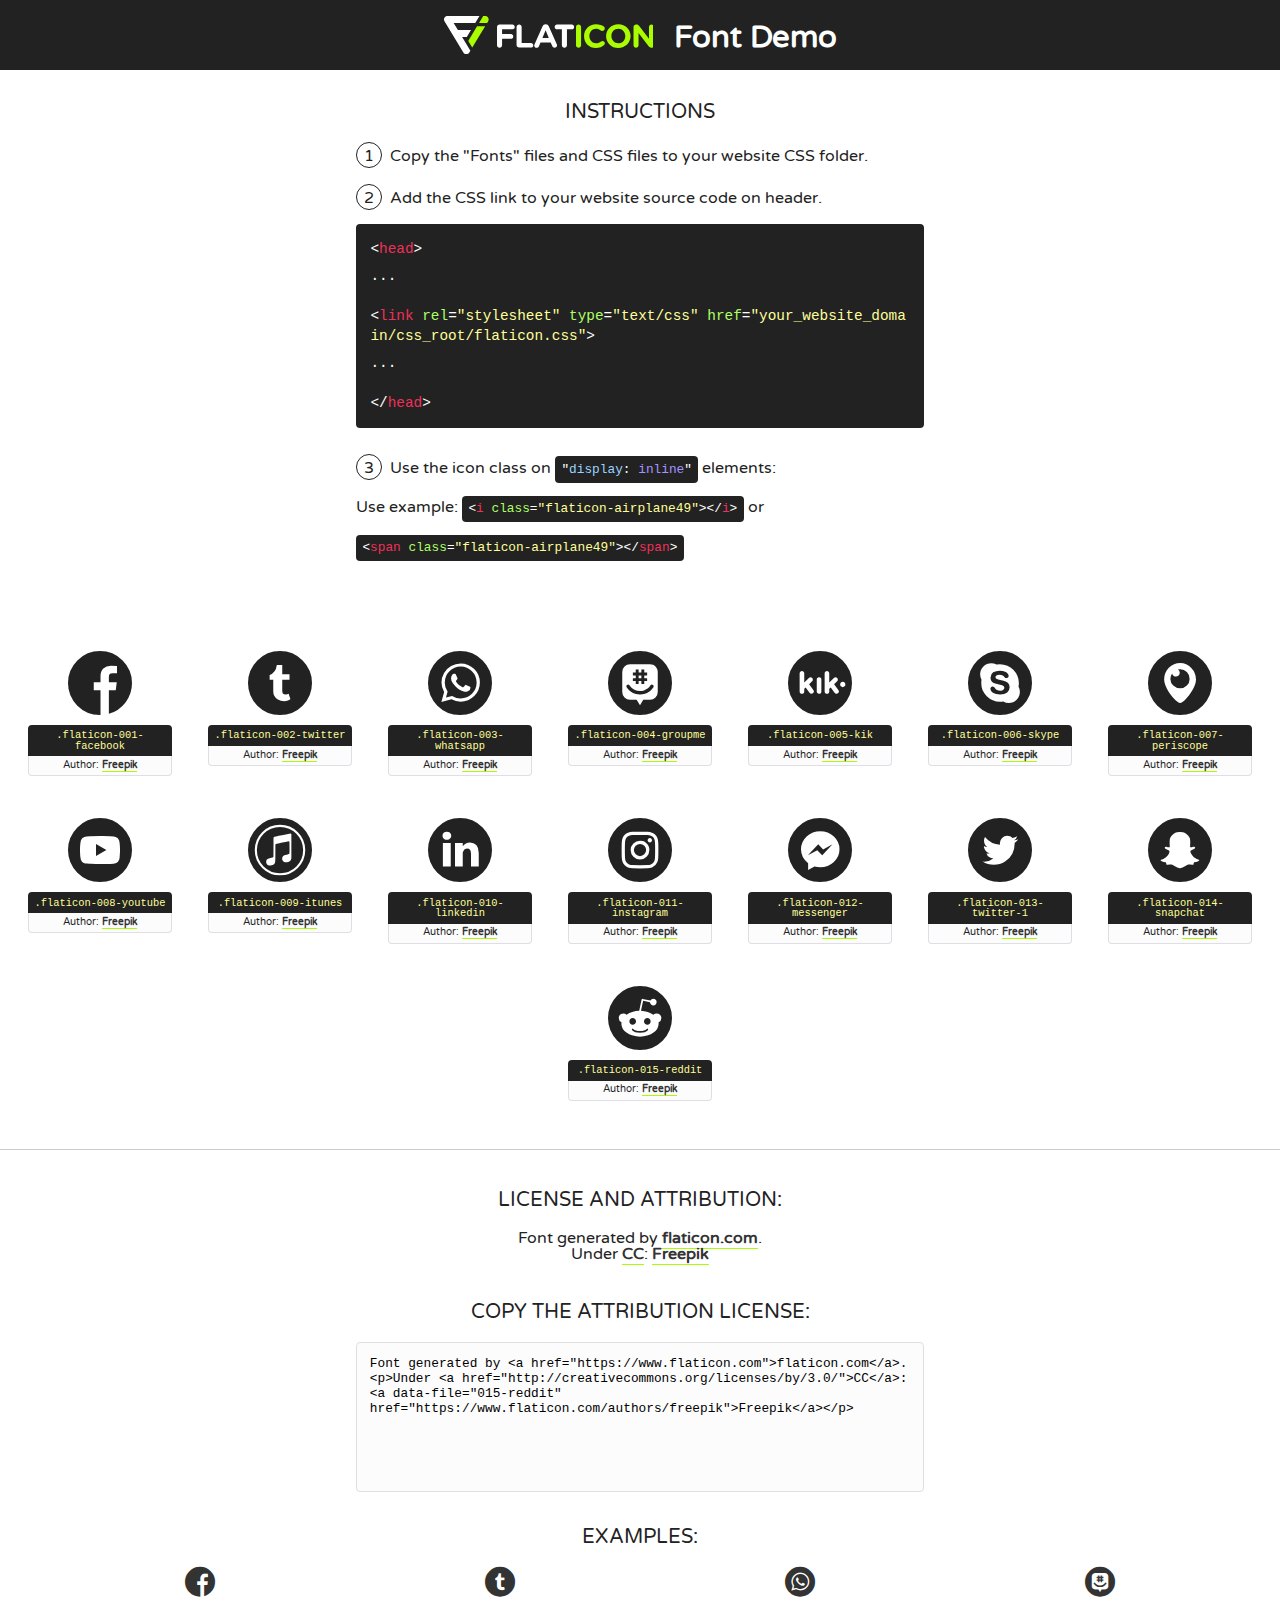
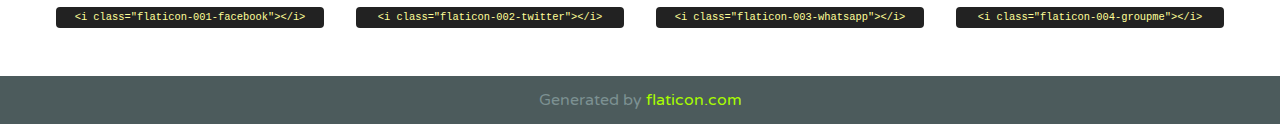
<file: css/font/flaticon.html>
<!DOCTYPE html>
<!--
  Flaticon icon font: Flaticon
  Creation date: 20/12/2018 09:27
-->
<html>
<!DOCTYPE html>
<html>

<head>
    <title>Flaticon WebFont</title>
    <link href="http://fonts.googleapis.com/css?family=Varela+Round" rel="stylesheet" type="text/css" />
    <link rel="stylesheet" type="text/css" href="flaticon.css">
    <meta charset="UTF-8">
    <style>
    html, body, div, span, applet, object, iframe,
    h1, h2, h3, h4, h5, h6, p, blockquote, pre,
    a, abbr, acronym, address, big, cite, code,
    del, dfn, em, img, ins, kbd, q, s, samp,
    small, strike, strong, sub, sup, tt, var,
    b, u, i, center,
    dl, dt, dd, ol, ul, li,
    fieldset, form, label, legend,
    table, caption, tbody, tfoot, thead, tr, th, td,
    article, aside, canvas, details, embed, 
    figure, figcaption, footer, header, hgroup, 
    menu, nav, output, ruby, section, summary,
    time, mark, audio, video {
        margin: 0;
        padding: 0;
        border: 0;
        font-size: 100%;
        font: inherit;
        vertical-align: baseline;
    }
    /* HTML5 display-role reset for older browsers */
    article, aside, details, figcaption, figure, 
    footer, header, hgroup, menu, nav, section {
        display: block;
    }
    body {
        line-height: 1;
    }
    ol, ul {
        list-style: none;
    }
    blockquote, q {
        quotes: none;
    }
    blockquote:before, blockquote:after,
    q:before, q:after {
        content: '';
        content: none;
    }
    table {
        border-collapse: collapse;
        border-spacing: 0;
    }
    body {
        font-family: 'Varela Round', Helvetica, Arial, sans-serif;
        font-size: 16px;
        color: #222;
    }
    a {
        color: #333;
        border-bottom: 1px solid #a9fd00;
        font-weight: bold;
        text-decoration: none;
    }
    * {
        -moz-box-sizing: border-box;
        -webkit-box-sizing: border-box;
        box-sizing: border-box;
        margin: 0;
        padding: 0;
    }
    [class^="flaticon-"]:before, [class*=" flaticon-"]:before, [class^="flaticon-"]:after, [class*=" flaticon-"]:after {
        font-family: Flaticon;
        font-size: 30px;
        font-style: normal;
        margin-left: 20px;
        color: #333;
    }
    .wrapper {
        max-width: 600px;
        margin: auto;
        padding: 0 1em;
    }
    .title {
        font-size: 1.25em;
        text-align: center;
        margin-bottom: 1em;
        text-transform: uppercase;
    }
    header {
        text-align: center;
        background-color: #222;
        color: #fff;
        padding: 1em;
    }
    header .logo {
        width: 210px;
        height: 38px;
        display: inline-block;
        vertical-align: middle;
        margin-right: 1em;
        border: none;
    }
    header strong {
        font-size: 1.95em;
        font-weight: bold;
        vertical-align: middle;
        margin-top: 5px;
        display: inline-block;
    }
    .demo {
        margin: 2em auto;
        line-height: 1.25em;
    }
    .demo ul li {
        margin-bottom: 1em;
    }
    .demo ul li .num {
        color: #222;
        border-radius: 20px;
        display: inline-block;
        width: 26px;
        padding: 3px;
        height: 26px;
        text-align: center;
        margin-right: 0.5em;
        border: 1px solid #222;
    }
    .demo ul li code {
        background-color: #222;
        border-radius: 4px;
        padding: 0.25em 0.5em;
        display: inline-block;
        color: #fff;
        font-family: Consolas,Monaco,Lucida Console,Liberation Mono,DejaVu Sans Mono,Bitstream Vera Sans Mono,Courier New, monospace;
        font-weight: lighter;
        margin-top: 1em;
        font-size: 0.8em;
        word-break: break-all;
    }
    .demo ul li code.big {
        padding: 1em;
        font-size: 0.9em;
    }
    .demo ul li code .red {
        color: #EF3159;
    }
    .demo ul li code .green {
        color: #ACFF65;
    }
    .demo ul li code .yellow {
        color: #FFFF99;
    }
    .demo ul li code .blue {
        color: #99D3FF;
    }
    .demo ul li code .purple {
        color: #A295FF;
    }
    .demo ul li code .dots {
        margin-top: 0.5em;
        display: block;
    }
    #glyphs {
        border-bottom: 1px solid #ccc;
        padding: 2em 0;
        text-align: center;
    }
    .glyph {
        display: inline-block;
        width: 9em;
        margin: 1em;
        text-align: center;
        vertical-align: top;
        background: #FFF;
    }
    .glyph .glyph-icon {
        padding: 10px;
        display: block;
        font-family:"Flaticon";
        font-size: 64px;
        line-height: 1;
    }
    .glyph .glyph-icon:before {
        font-size: 64px;
        color: #222;
        margin-left: 0;
    }
    .class-name {
        font-size: 0.65em;
        background-color: #222;
        color: #fff;
        border-radius: 4px 4px 0 0;
        padding: 0.5em;
        color: #FFFF99;
        font-family: Consolas,Monaco,Lucida Console,Liberation Mono,DejaVu Sans Mono,Bitstream Vera Sans Mono,Courier New, monospace;
    }
    .author-name {
        font-size: 0.6em;
        background-color: #fcfcfd;
        border: 1px solid #DEDEE4;
        border-top: 0;
        border-radius: 0 0 4px 4px;
        padding: 0.5em;
    }
    .class-name:last-child {
        font-size: 10px;
        color:#888;
    }
    .class-name:last-child a {
        font-size: 10px;
        color:#555;
    }
    .class-name:last-child a:hover {
        color:#a9fd00;
    }
    .glyph > input {
        display: block;
        width: 100px;
        margin: 5px auto;
        text-align: center;
        font-size: 12px;
        cursor: text;
    }
    .glyph > input.icon-input {
        font-family:"Flaticon";
        font-size: 16px;
        margin-bottom: 10px;
    }
    .attribution .title {
        margin-top: 2em;
    }
    .attribution textarea {
        background-color: #fcfcfd;
        padding: 1em;
        border: none;
        box-shadow: none;
        border: 1px solid #DEDEE4;
        border-radius: 4px;
        resize: none;
        width: 100%;
        height: 150px;
        font-size: 0.8em;
        font-family: Consolas,Monaco,Lucida Console,Liberation Mono,DejaVu Sans Mono,Bitstream Vera Sans Mono,Courier New, monospace;
        -webkit-appearance: none;
    }
    .iconsuse {
        margin: 2em auto;
        text-align: center;
        max-width: 1200px;
    }
    .iconsuse:after {
        content: '';
        display: table;
        clear: both;
    }
    .iconsuse .image {
        float: left;
        width: 25%;
        padding: 0 1em;
    }
    .iconsuse .image p {
        margin-bottom: 1em;
    }
    .iconsuse .image span {
        display: block;
        font-size: 0.65em;
        background-color: #222;
        color: #fff;
        border-radius: 4px;
        padding: 0.5em;
        color: #FFFF99;
        margin-top: 1em;
        font-family: Consolas,Monaco,Lucida Console,Liberation Mono,DejaVu Sans Mono,Bitstream Vera Sans Mono,Courier New, monospace;
    }
    #footer {
        text-align: center;
        background-color: #4C5B5C;
        color: #7c9192;
        padding: 1em;
    }
    #footer a {
        border: none;
        color: #a9fd00;
        font-weight: normal;
    }
    @media (max-width: 960px) {
        .iconsuse .image {
            width: 50%;
        }
    }
    @media (max-width: 560px) {
        .iconsuse .image {
            width: 100%;
        }
    }
    </style>
</head>

<body class="characters-off">

    <header>
        <a href="https://www.flaticon.com" target="_blank" class="logo">
            <svg version="1.1" xmlns="http://www.w3.org/2000/svg" xmlns:xlink="http://www.w3.org/1999/xlink" xmlns:a="http://ns.adobe.com/AdobeSVGViewerExtensions/3.0/" viewBox="0 0 560.875 102.036" enable-background="new 0 0 560.875 102.036" xml:space="preserve">
                <defs>
                </defs>
                <g>
                    <g class="letters">
                        <path fill="#ffffff" d="M141.596,29.675c0-3.777,2.985-6.767,6.764-6.767h34.438c3.426,0,6.15,2.728,6.15,6.15
                        c0,3.43-2.724,6.149-6.15,6.149h-27.674v13.091h23.719c3.429,0,6.151,2.724,6.151,6.15c0,3.43-2.723,6.149-6.151,6.149h-23.719
                        v17.574c0,3.773-2.986,6.761-6.764,6.761c-3.779,0-6.764-2.989-6.764-6.761V29.675z"></path>
                        <path fill="#ffffff" d="M193.844,29.149c0-3.781,2.985-6.767,6.764-6.767c3.776,0,6.763,2.985,6.763,6.767v42.957h25.039
                        c3.426,0,6.149,2.726,6.149,6.153c0,3.425-2.723,6.15-6.149,6.15h-31.802c-3.779,0-6.764-2.986-6.764-6.768V29.149z"></path>
                        <path fill="#ffffff" d="M241.891,75.71l21.438-48.407c1.492-3.341,4.215-5.357,7.906-5.357h0.792
                        c3.686,0,6.323,2.017,7.815,5.357l21.439,48.407c0.436,0.967,0.701,1.845,0.701,2.723c0,3.602-2.809,6.501-6.414,6.501
                        c-3.161,0-5.269-1.845-6.499-4.655l-4.132-9.661h-27.059l-4.301,10.102c-1.144,2.631-3.426,4.214-6.237,4.214
                        c-3.517,0-6.24-2.81-6.24-6.325C241.1,77.64,241.451,76.677,241.891,75.71z M279.932,58.666l-8.521-20.297l-8.526,20.297H279.932
                        z"></path>
                        <path fill="#ffffff" d="M314.864,35.387H301.86c-3.429,0-6.239-2.813-6.239-6.238c0-3.429,2.811-6.24,6.239-6.24h39.533
                        c3.426,0,6.237,2.811,6.237,6.24c0,3.425-2.811,6.238-6.237,6.238h-13.001v42.785c0,3.773-2.99,6.761-6.764,6.761
                        c-3.779,0-6.764-2.989-6.764-6.761V35.387z"></path>
                        <path fill="#A9FD00" d="M352.615,29.149c0-3.781,2.985-6.767,6.767-6.767c3.774,0,6.761,2.985,6.761,6.767v49.024
                        c0,3.773-2.987,6.761-6.761,6.761c-3.781,0-6.767-2.989-6.767-6.761V29.149z"></path>
                        <path fill="#A9FD00" d="M374.132,53.836v-0.179c0-17.481,13.178-31.801,32.065-31.801c9.22,0,15.459,2.458,20.557,6.238
                        c1.402,1.054,2.637,2.985,2.637,5.357c0,3.692-2.985,6.59-6.681,6.59c-1.845,0-3.071-0.702-4.044-1.319
                        c-3.776-2.813-7.729-4.393-12.562-4.393c-10.364,0-17.831,8.611-17.831,19.154v0.173c0,10.542,7.291,19.329,17.831,19.329
                        c5.715,0,9.492-1.756,13.359-4.834c1.049-0.874,2.458-1.491,4.039-1.491c3.429,0,6.325,2.813,6.325,6.236
                        c0,2.106-1.056,3.78-2.282,4.834c-5.539,4.834-12.036,7.733-21.878,7.733C387.572,85.464,374.132,71.493,374.132,53.836z"></path>
                        <path fill="#A9FD00" d="M433.009,53.836v-0.179c0-17.481,13.79-31.801,32.766-31.801c18.981,0,32.592,14.143,32.592,31.628v0.173
                        c0,17.483-13.785,31.807-32.769,31.807C446.625,85.464,433.009,71.32,433.009,53.836z M484.224,53.836v-0.179
                        c0-10.539-7.725-19.326-18.626-19.326c-10.893,0-18.449,8.611-18.449,19.154v0.173c0,10.542,7.73,19.329,18.626,19.329
                        C476.676,72.986,484.224,64.378,484.224,53.836z"></path>
                        <path fill="#A9FD00" d="M506.233,29.321c0-3.774,2.99-6.763,6.767-6.763h1.401c3.252,0,5.183,1.583,7.029,3.953l26.093,34.265
                        V29.059c0-3.692,2.99-6.677,6.681-6.677c3.683,0,6.671,2.985,6.671,6.677v48.934c0,3.78-2.987,6.765-6.764,6.765h-0.436
                        c-3.257,0-5.188-1.581-7.034-3.953l-27.056-35.492v32.944c0,3.687-2.985,6.676-6.678,6.676c-3.683,0-6.673-2.989-6.673-6.676
                        V29.321z"></path>
                    </g>
                    <g class="insignia">
                        <path fill="#ffffff" d="M48.372,56.137h12.517l11.156-18.537H37.186L25.688,18.539h57.825L94.668,0H9.271
                        C5.925,0,2.842,1.801,1.198,4.716c-1.644,2.907-1.593,6.482,0.134,9.343l50.38,83.501c1.678,2.781,4.689,4.476,7.938,4.476
                        c3.246,0,6.257-1.695,7.935-4.476l2.898-4.804L48.372,56.137z"></path>
                        <g class="i">
                            <path fill="#A9FD00" d="M93.575,18.539h0.031v0.004l21.652,0.004l2.705-4.488c1.727-2.861,1.778-6.436,0.133-9.343
                            C116.454,1.801,113.371,0,110.026,0h-5.294L93.575,18.539z"></path>
                            <polygon fill="#A9FD00" points="88.291,27.356 64.725,66.486 75.519,84.404 109.942,27.356"></polygon>
                        </g>
                    </g>
                </g>
            </svg>
        </a>
        <strong>Font Demo</strong>
    </header>


    <section class="demo wrapper">

        <p class="title">Instructions</p>

        <ul>
            <li>
                <span class="num">1</span>Copy the "Fonts" files and CSS files to your website CSS folder.
            </li>
            <li>
                <span class="num">2</span>Add the CSS link to your website source code on header.
                <code class="big">
                    &lt;<span class="red">head</span>&gt;
                    <br/><span class="dots">...</span>
                    <br/>&lt;<span class="red">link</span> <span class="green">rel</span>=<span class="yellow">"stylesheet"</span> <span class="green">type</span>=<span class="yellow">"text/css"</span> <span class="green">href</span>=<span class="yellow">"your_website_domain/css_root/flaticon.css"</span>&gt;
                    <br/><span class="dots">...</span>
                    <br/>&lt;/<span class="red">head</span>&gt;
                </code>
            </li>

            <li>
                <p>
                    <span class="num">3</span>Use the icon class on <code>"<span class="blue">display</span>:<span class="purple"> inline</span>"</code> elements:
                    <br />
                    Use example: <code>&lt;<span class="red">i</span> <span class="green">class</span>=<span class="yellow">&quot;flaticon-airplane49&quot;</span>&gt;&lt;/<span class="red">i</span>&gt;</code> or <code>&lt;<span class="red">span</span> <span class="green">class</span>=<span class="yellow">&quot;flaticon-airplane49&quot;</span>&gt;&lt;/<span class="red">span</span>&gt;</code>
            </li>
        </ul>

    </section>




   <section id="glyphs">          
    
      
        <div class="glyph"><div class="glyph-icon flaticon-001-facebook"></div>
            <div class="class-name">.flaticon-001-facebook</div>
            <div class="author-name">Author: <a data-file="001-facebook" href="https://www.flaticon.com/authors/freepik">Freepik</a> </div> 
        </div>        
        
        <div class="glyph"><div class="glyph-icon flaticon-002-twitter"></div>
            <div class="class-name">.flaticon-002-twitter</div>
            <div class="author-name">Author: <a data-file="002-twitter" href="https://www.flaticon.com/authors/freepik">Freepik</a> </div> 
        </div>        
        
        <div class="glyph"><div class="glyph-icon flaticon-003-whatsapp"></div>
            <div class="class-name">.flaticon-003-whatsapp</div>
            <div class="author-name">Author: <a data-file="003-whatsapp" href="https://www.flaticon.com/authors/freepik">Freepik</a> </div> 
        </div>        
        
        <div class="glyph"><div class="glyph-icon flaticon-004-groupme"></div>
            <div class="class-name">.flaticon-004-groupme</div>
            <div class="author-name">Author: <a data-file="004-groupme" href="https://www.flaticon.com/authors/freepik">Freepik</a> </div> 
        </div>        
        
        <div class="glyph"><div class="glyph-icon flaticon-005-kik"></div>
            <div class="class-name">.flaticon-005-kik</div>
            <div class="author-name">Author: <a data-file="005-kik" href="https://www.flaticon.com/authors/freepik">Freepik</a> </div> 
        </div>        
        
        <div class="glyph"><div class="glyph-icon flaticon-006-skype"></div>
            <div class="class-name">.flaticon-006-skype</div>
            <div class="author-name">Author: <a data-file="006-skype" href="https://www.flaticon.com/authors/freepik">Freepik</a> </div> 
        </div>        
        
        <div class="glyph"><div class="glyph-icon flaticon-007-periscope"></div>
            <div class="class-name">.flaticon-007-periscope</div>
            <div class="author-name">Author: <a data-file="007-periscope" href="https://www.flaticon.com/authors/freepik">Freepik</a> </div> 
        </div>        
        
        <div class="glyph"><div class="glyph-icon flaticon-008-youtube"></div>
            <div class="class-name">.flaticon-008-youtube</div>
            <div class="author-name">Author: <a data-file="008-youtube" href="https://www.flaticon.com/authors/freepik">Freepik</a> </div> 
        </div>        
        
        <div class="glyph"><div class="glyph-icon flaticon-009-itunes"></div>
            <div class="class-name">.flaticon-009-itunes</div>
            <div class="author-name">Author: <a data-file="009-itunes" href="https://www.flaticon.com/authors/freepik">Freepik</a> </div> 
        </div>        
        
        <div class="glyph"><div class="glyph-icon flaticon-010-linkedin"></div>
            <div class="class-name">.flaticon-010-linkedin</div>
            <div class="author-name">Author: <a data-file="010-linkedin" href="https://www.flaticon.com/authors/freepik">Freepik</a> </div> 
        </div>        
        
        <div class="glyph"><div class="glyph-icon flaticon-011-instagram"></div>
            <div class="class-name">.flaticon-011-instagram</div>
            <div class="author-name">Author: <a data-file="011-instagram" href="https://www.flaticon.com/authors/freepik">Freepik</a> </div> 
        </div>        
        
        <div class="glyph"><div class="glyph-icon flaticon-012-messenger"></div>
            <div class="class-name">.flaticon-012-messenger</div>
            <div class="author-name">Author: <a data-file="012-messenger" href="https://www.flaticon.com/authors/freepik">Freepik</a> </div> 
        </div>        
        
        <div class="glyph"><div class="glyph-icon flaticon-013-twitter-1"></div>
            <div class="class-name">.flaticon-013-twitter-1</div>
            <div class="author-name">Author: <a data-file="013-twitter-1" href="https://www.flaticon.com/authors/freepik">Freepik</a> </div> 
        </div>        
        
        <div class="glyph"><div class="glyph-icon flaticon-014-snapchat"></div>
            <div class="class-name">.flaticon-014-snapchat</div>
            <div class="author-name">Author: <a data-file="014-snapchat" href="https://www.flaticon.com/authors/freepik">Freepik</a> </div> 
        </div>        
        
        <div class="glyph"><div class="glyph-icon flaticon-015-reddit"></div>
            <div class="class-name">.flaticon-015-reddit</div>
            <div class="author-name">Author: <a data-file="015-reddit" href="https://www.flaticon.com/authors/freepik">Freepik</a> </div> 
        </div>        
        

    </section>



    <section class="attribution wrapper"   style="text-align:center;">

      <div class="title">License and attribution:</div><div class="attrDiv">Font generated by <a href="https://www.flaticon.com">flaticon.com</a>. <div><p>Under <a href="http://creativecommons.org/licenses/by/3.0/">CC</a>: <a data-file="015-reddit" href="https://www.flaticon.com/authors/freepik">Freepik</a></p>  </div>
      </div>
      <div class="title">Copy the Attribution License:</div>

    <textarea onclick="this.focus();this.select();">Font generated by &lt;a href=&quot;https://www.flaticon.com&quot;&gt;flaticon.com&lt;/a&gt;. <p>Under <a href="http://creativecommons.org/licenses/by/3.0/">CC</a>: <a data-file="015-reddit" href="https://www.flaticon.com/authors/freepik">Freepik</a></p>  
     </textarea>

    </section>

    <section class="iconsuse">

          <div class="title">Examples:</div>            
             
            <div class="image">
                <p>
                    <i class="glyph-icon flaticon-001-facebook"></i> 
                    <span>&lt;i class=&quot;flaticon-001-facebook&quot;&gt;&lt;/i&gt;</span>
                </p>
            </div>
            
            <div class="image">
                <p>
                    <i class="glyph-icon flaticon-002-twitter"></i> 
                    <span>&lt;i class=&quot;flaticon-002-twitter&quot;&gt;&lt;/i&gt;</span>
                </p>
            </div>
            
            <div class="image">
                <p>
                    <i class="glyph-icon flaticon-003-whatsapp"></i> 
                    <span>&lt;i class=&quot;flaticon-003-whatsapp&quot;&gt;&lt;/i&gt;</span>
                </p>
            </div>
            
            <div class="image">
                <p>
                    <i class="glyph-icon flaticon-004-groupme"></i> 
                    <span>&lt;i class=&quot;flaticon-004-groupme&quot;&gt;&lt;/i&gt;</span>
                </p>
            </div>
                       
        </div>
                            
    </section>

<div id="footer">
    <div>Generated by <a href="https://www.flaticon.com">flaticon.com</a>
    </div>
</div>



</body>
</html>
</file>
<file: css/main.css>
@import url('https://fonts.googleapis.com/css?family=Roboto+Mono:400,500,700|Roboto+Slab:400,700|Roboto:400,500,700,900&display=swap');

body {
    font-family: 'Roboto Mono', monospace;
    margin: 0;
    padding: 0;
    
}
a {
    text-decoration: none;
    display: inline;
    color: black;
}
.home-body {
    position: fixed;
    top: 0;
    bottom: 0;
    left: 0;
    right: 0;
}
.grid-container {
    max-width: 980px;
    margin: auto;
}


header {
    width: 100%;
    height: 140px;
    display: grid;
    grid-template-rows: 1fr 1fr;
}
header .header-icons-container {
    width: 100%;
    height: 50px;
    display: grid;
    background-color: #0a0a0a;
}
header .header-icons-container .icons {
    width: 300px;
    height: auto;
    display: flex;
    justify-items: flex-end;
    align-items: center;
    justify-content: space-between;
    justify-self: end;
    margin-right: 50px;
}
header .icons span {
    color: white;
}
nav  {
    display: grid;
    grid-template-columns: 1fr 1fr;
    height: 90px;
}
nav .nav-logo-container {
    margin-left: 50px;
}
nav .nav-logo-container img {
    width: 220px;
    margin-top: 10px;
}
nav .profile-link {
    display: flex;
    align-items: center;
    justify-content: flex-end;
    margin-right: 50px;
}
nav .profile-link a {
    color: black;
    border-bottom: 1px solid black;
}

.home-main {
    display: grid;
    grid-template-columns: 1fr 4fr 1fr;
    height: 100%;
    background-image: url(https://github.com/lorecarreno/myBlog/blob/main/assets/img/main.jpg?raw=true);
    background-position: center;
    background-repeat: no-repeat;
    background-size: cover;
}
.home-main section {
    display: grid;
    grid-column: 2;
    justify-items: center;
    height: 350px;
    margin-top: 80px;
}
.home-main-text {
    font-family: 'Roboto mono', monospace;
    font-size: 30px;
    font-weight: 700px;
    letter-spacing: 10px;
    color: black;
    text-align: center;
    color: black;
}
.home-main-button {
    width: 110px;
    height: 50px;
    background: #e6e9ed;
    text-align: center;
    font-weight: 700;
    font-size: 18px;
    line-height: 50px;
    border-radius: 5%;
}

.blogs-main {
    display: grid;
}
.blogs-news-container {
    background-color: #e6e9ed;
    padding: 0 50px 40px;
}
.blogs-main-new {
    display: grid;
    grid-template-columns: 2fr 1fr;
    grid-template-rows: 2fr;
}
.blogs-news-img-container {
    grid-column: 1;
}
.blogs-news-img-container img {
    width: 85%;
}
.blogs-news-info-container {
    grid-column: 2;
}
.blogs-news-info-container p {
    margin-bottom: 35px;
}
.blogs-posts-container {
    padding: 0 50px 40px;
}
.blogs-posts-container h3 {
    border-bottom: 1px solid #cdd2da;  
    padding-bottom: 20px;
    text-align: center;
}
.blogs-button {
    border: 1px solid #1c1c1c;
    padding: 10px 15px;
    font-size: 12px;
}
.blogs-posts-container .post-container {
    display: inline-block;
    padding-left: 10px;
    max-width: 30%;
    margin-bottom: 50px;
}
.blogs-posts-container .post-container p {
    margin-bottom: 35px;
}
.blogs-posts-container .post-container img {
    width: 100%;
}
footer {
    width: 100%;
    height: 80px;
    background-color: #22272d;
    border-top: 35px solid #000000;
    text-align: center;
}
footer p {
    color: white;
    margin-top: 30px;
}

.blogpost-img-container {
    padding: 0 50px 40px;
}
.blogpost-img-container img {
    width: 100%;
}
.blogpost-main-container {
    padding: 0 50px 40px;
}
.blogpost-main-container h3 {
    border-bottom: 1px solid #cdd2da;
    padding-bottom: 20px;
}
.blogpost-main-container article h1 {
    font-size: 35px;
}

.blogs-button {
    border-radius: 5%;
}

.contact-main-container {
    width: 100%;
    min-height: 250px;
    background-color: #e6e9ed;
    text-align: center;
    padding-bottom: 50px;
}
.contact-main-container div {
    display: inline-block;
    width: 49.5%;
    height: 100%;
}
.contact-main-container div a {
    border-bottom: 1px solid black;
    padding-bottom: 5px;
}
.contact-main-container .contact-left, .contact-right {
    text-align: initial;
    margin-top: 85px;
}
.contact-main-container img {
    width: 100px;
}

.profile-main-container {
    padding: 70px 40px;
    background-color: #e6e9ed;
    margin-bottom: 50px;
}
.profile-main-container img {
    width: 320px;
    margin-right: 30px;
}
.profile-main-container .profile-container {
    display: flex;
}
.profile-main-proyects {
    padding: 0 50px 40px;
}
.profile-main-proyects h3 {
    border-bottom: 1px solid #cdd2da;
    padding-bottom: 35px;
    text-align: center;
}
.proyects-main-container {
    display: grid;
    grid-template-columns: 1fr 1fr 1fr;
}
.proyect-container {
    padding: 0 5px;
}

.pic {
    border-radius: 5%;
}
</file>
<file: css/font/flaticon.css>
/*
  	Flaticon icon font: Flaticon
  	Creation date: 20/12/2018 09:27
  	*/

@font-face {
  font-family: "Flaticon";
  src: url("./Flaticon.eot");
  src: url("./Flaticon.eot?#iefix") format("embedded-opentype"),
       url("./Flaticon.woff") format("woff"),
       url("./Flaticon.ttf") format("truetype"),
       url("./Flaticon.svg#Flaticon") format("svg");
  font-weight: normal;
  font-style: normal;
}

@media screen and (-webkit-min-device-pixel-ratio:0) {
  @font-face {
    font-family: "Flaticon";
    src: url("./Flaticon.svg#Flaticon") format("svg");
  }
}

[class^="flaticon-"]:before, [class*=" flaticon-"]:before,
[class^="flaticon-"]:after, [class*=" flaticon-"]:after {   
  font-family: Flaticon;
        font-size: 30px;
font-style: normal;
margin-left: 20px;
}

.flaticon-001-facebook:before { content: "\f100"; }
.flaticon-002-twitter:before { content: "\f101"; }
.flaticon-003-whatsapp:before { content: "\f102"; }
.flaticon-004-groupme:before { content: "\f103"; }
.flaticon-005-kik:before { content: "\f104"; }
.flaticon-006-skype:before { content: "\f105"; }
.flaticon-007-periscope:before { content: "\f106"; }
.flaticon-008-youtube:before { content: "\f107"; }
.flaticon-009-itunes:before { content: "\f108"; }
.flaticon-010-linkedin:before { content: "\f109"; }
.flaticon-011-instagram:before { content: "\f10a"; }
.flaticon-012-messenger:before { content: "\f10b"; }
.flaticon-013-twitter-1:before { content: "\f10c"; }
.flaticon-014-snapchat:before { content: "\f10d"; }
.flaticon-015-reddit:before { content: "\f10e"; }
</file>
<file: css/media-queries.css>
@media (max-width: 900px) {
    .blogs-main-new {
        grid-template-columns: 1fr;
        grid-template-rows: 3fr
    }
    .blogs-news-img-container {
        grid-row: 2;
    }
    .blogs-news-info-container {
        grid-column: 1;
        grid-row: 3;
    }
    .blogs-posts-container .post-container {
        max-width: 45%;
    }
    .proyects-main-container {
        grid-template-columns: 1fr 1fr;
        grid-template-rows: 2fr;
    }
    .profile-main-container .profile-container {
        display: block;
    }
}

@media (max-width: 600px) {
    .blogs-posts-container .post-container {
        max-width: 95%;
    }
}
</file>
